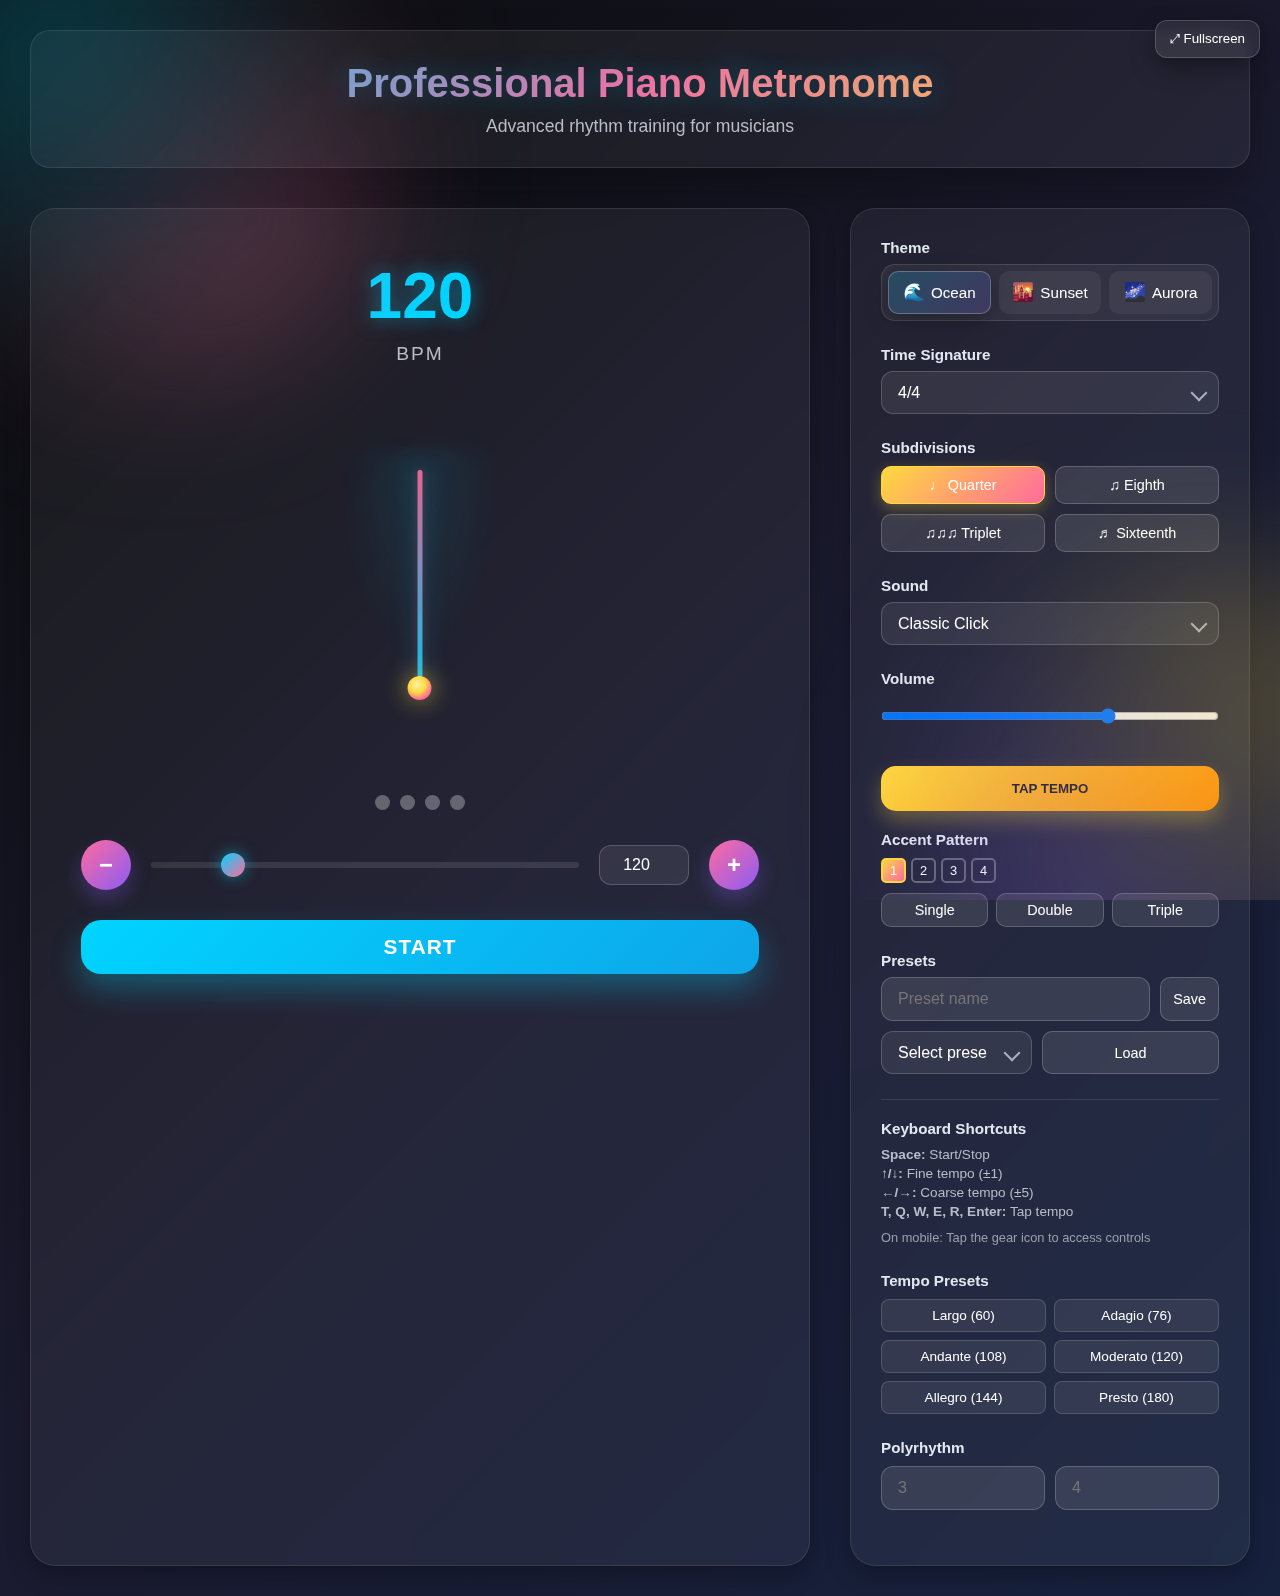
<file: index.html>
<!DOCTYPE html>
<html lang="en">
<head>
    <meta charset="UTF-8">
    <meta name="viewport" content="width=device-width, initial-scale=1.0">
    <title>Professional Piano Metronome</title>
    <meta name="description" content="Advanced rhythm training for musicians with professional metronome features">
    <meta name="theme-color" content="#00d4ff">
    <link rel="manifest" href="/site.webmanifest">
    <link rel="icon" type="image/svg+xml" href="[data-uri]">
    <meta name="apple-mobile-web-app-capable" content="yes">
    <meta name="apple-mobile-web-app-status-bar-style" content="black-translucent">
    <style>
        * {
            margin: 0;
            padding: 0;
            box-sizing: border-box;
        }

        body {
            font-family: 'Segoe UI', -apple-system, BlinkMacSystemFont, sans-serif;
            background: linear-gradient(135deg, #0a0a0a 0%, #1a1a2e 50%, #16213e 100%);
            color: #ffffff;
            min-height: 100vh;
            overflow-x: hidden;
        }

        .container {
            max-width: 1200px;
            margin: 0 auto;
            padding: 20px;
            min-height: 100vh;
            display: flex;
            flex-direction: column;
        }

        .header {
            text-align: center;
            margin-bottom: 40px;
            background: rgba(255, 255, 255, 0.05);
            backdrop-filter: blur(10px);
            border-radius: 20px;
            padding: 30px;
            border: 1px solid rgba(255, 255, 255, 0.1);
            box-shadow: 0 20px 40px rgba(0, 0, 0, 0.3);
        }

        h1 {
            font-size: 2.5rem;
            font-weight: 700;
            background: linear-gradient(135deg, #00d4ff, #ff6b9d, #ffd93d);
            background-clip: text;
            -webkit-background-clip: text;
            -webkit-text-fill-color: transparent;
            margin-bottom: 10px;
            text-shadow: 0 0 30px rgba(0, 212, 255, 0.3);
        }

        .subtitle {
            font-size: 1.1rem;
            color: #b8bcc8;
            font-weight: 300;
        }

        .main-grid {
            display: grid;
            grid-template-columns: 1fr 350px;
            gap: 30px;
            flex: 1;
        }

        .side-column { display: flex; flex-direction: column; gap: 20px; height: fit-content; }
        .timer-panel { background: rgba(255,255,255,0.05); backdrop-filter: blur(15px); border-radius: 25px; padding: 20px; border: 1px solid rgba(255,255,255,0.1); box-shadow: 0 25px 50px rgba(0,0,0,0.3); }

        .metronome-section {
            background: rgba(255, 255, 255, 0.05);
            backdrop-filter: blur(15px);
            border-radius: 25px;
            padding: 40px;
            border: 1px solid rgba(255, 255, 255, 0.1);
            box-shadow: 0 25px 50px rgba(0, 0, 0, 0.3);
            position: relative;
        }

        .controls-panel {
            background: rgba(255, 255, 255, 0.05);
            backdrop-filter: blur(15px);
            border-radius: 25px;
            padding: 30px;
            border: 1px solid rgba(255, 255, 255, 0.1);
            box-shadow: 0 25px 50px rgba(0, 0, 0, 0.3);
            height: fit-content;
        }

        /* Keep side controls visible on desktop */
        @media (min-width: 769px) {
            .controls-panel {
                position: sticky;
                top: 20px;
            }
        }

        .tempo-display {
            text-align: center;
            margin-bottom: 40px;
        }

        .bpm-value {
            font-size: 4rem;
            font-weight: 800;
            color: #00d4ff;
            text-shadow: 0 0 20px rgba(0, 212, 255, 0.5);
            margin-bottom: 10px;
            transition: all 0.3s ease;
        }

        .bpm-label {
            font-size: 1.2rem;
            color: #b8bcc8;
            letter-spacing: 2px;
        }

        .visual-metronome {
            display: flex;
            justify-content: center;
            align-items: center;
            height: 300px;
            margin-bottom: 40px;
            position: relative;
        }

        .pendulum-container {
            width: 200px;
            height: 250px;
            position: relative;
        }

        .pendulum {
            width: 5px;
            height: 190px;
            background: linear-gradient(to bottom, rgba(255,107,157,0.9), rgba(0,212,255,0.9));
            position: absolute;
            top: 40px;
            left: 50%;
            transform-origin: top center;
            transform: translateX(-50%) rotate(0deg);
            border-radius: 2px;
            box-shadow: 0 0 24px rgba(0, 212, 255, 0.35), 0 0 10px rgba(255, 107, 157, 0.25);
            transition: transform 0.1s ease-out;
        }

        .pendulum-bob {
            width: 24px;
            height: 24px;
            background: radial-gradient(circle at 40% 35%, #fff2a8, #ffd93d 40%, #ff6b9d 70%);
            border-radius: 50%;
            position: absolute;
            bottom: -10px;
            left: -10px;
            box-shadow: 0 0 24px rgba(255, 217, 61, 0.65);
        }

        .pendulum-glow {
            position: absolute;
            top: 20px;
            left: 50%;
            transform: translateX(-50%);
            width: 180px;
            height: 240px;
            background: radial-gradient(ellipse at 50% 10%, rgba(0,212,255,0.18), rgba(0,212,255,0) 60%);
            filter: blur(8px);
            opacity: 0.55;
            pointer-events: none;
        }

        .tempo-controls {
            display: flex;
            align-items: center;
            gap: 20px;
            margin-bottom: 30px;
            justify-content: center;
        }

        .tempo-input {
            width: 90px;
            text-align: center;
            background: rgba(255,255,255,0.08);
            border: 1px solid rgba(255,255,255,0.18);
            color: #fff;
            border-radius: 12px;
            padding: 10px 12px;
            font-size: 1rem;
        }

        .tempo-btn {
            background: linear-gradient(135deg, #ff6b9d, #8b5cf6);
            border: none;
            border-radius: 50%;
            width: 50px;
            height: 50px;
            color: white;
            font-size: 1.5rem;
            font-weight: bold;
            cursor: pointer;
            box-shadow: 0 10px 20px rgba(139, 92, 246, 0.3);
            transition: all 0.3s ease;
        }

        .tempo-btn:hover {
            transform: translateY(-2px);
            box-shadow: 0 15px 30px rgba(139, 92, 246, 0.4);
        }

        .tempo-slider {
            flex: 1;
            height: 6px;
            background: rgba(255, 255, 255, 0.1);
            border-radius: 3px;
            outline: none;
            -webkit-appearance: none;
            appearance: none;
        }

        .tempo-slider::-webkit-slider-thumb {
            -webkit-appearance: none;
            appearance: none;
            width: 24px;
            height: 24px;
            background: linear-gradient(135deg, #00d4ff, #ff6b9d);
            border-radius: 50%;
            cursor: pointer;
            box-shadow: 0 0 15px rgba(0, 212, 255, 0.5);
        }

        .play-stop-btn {
            background: linear-gradient(135deg, #00d4ff, #0ea5e9);
            border: none;
            border-radius: 20px;
            padding: 15px 40px;
            color: white;
            font-size: 1.3rem;
            font-weight: 600;
            cursor: pointer;
            box-shadow: 0 15px 30px rgba(0, 212, 255, 0.3);
            transition: all 0.3s ease;
            margin-bottom: 30px;
            width: 100%;
            text-transform: uppercase;
            letter-spacing: 1px;
        }

        .play-stop-btn:hover {
            transform: translateY(-3px);
            box-shadow: 0 20px 40px rgba(0, 212, 255, 0.4);
        }

        .play-stop-btn.playing {
            background: linear-gradient(135deg, #ff6b9d, #ef4444);
        }

        .control-group {
            margin-bottom: 25px;
        }

        .control-label {
            display: block;
            margin-bottom: 8px;
            font-weight: 600;
            color: #e2e8f0;
            font-size: 0.95rem;
        }

        .control-input, .control-select {
            width: 100%;
            background: rgba(255, 255, 255, 0.1);
            border: 1px solid rgba(255, 255, 255, 0.2);
            border-radius: 12px;
            padding: 12px 16px;
            color: white;
            font-size: 1rem;
            transition: all 0.3s ease;
        }

        /* Enhanced select styling */
        .control-select {
            appearance: none;
            -webkit-appearance: none;
            background: rgba(255, 255, 255, 0.08);
            border-color: rgba(255, 255, 255, 0.18);
            position: relative;
            padding-right: 44px;
        }
        .control-select-wrapper {
            position: relative;
        }
        .control-select-wrapper::after {
            content: '';
            position: absolute;
            right: 14px;
            top: 50%;
            width: 10px;
            height: 10px;
            transform: translateY(-50%) rotate(45deg);
            border-right: 2px solid #b8bcc8;
            border-bottom: 2px solid #b8bcc8;
            opacity: 0.9;
            pointer-events: none;
        }
        .control-select:hover { background: rgba(255, 255, 255, 0.12); }

        .control-input:focus, .control-select:focus {
            outline: none;
            border-color: #00d4ff;
            background: rgba(255, 255, 255, 0.15);
            box-shadow: 0 0 15px rgba(0, 212, 255, 0.3);
        }

        .subdivision-grid {
            display: grid;
            grid-template-columns: repeat(2, 1fr);
            gap: 10px;
            margin-top: 10px;
        }

        .subdivision-btn {
            background: rgba(255, 255, 255, 0.1);
            border: 1px solid rgba(255, 255, 255, 0.2);
            border-radius: 10px;
            padding: 10px;
            color: white;
            font-size: 0.9rem;
            cursor: pointer;
            transition: all 0.3s ease;
        }

        .subdivision-btn.active {
            background: linear-gradient(135deg, #ffd93d, #ff6b9d);
            border-color: #ffd93d;
            box-shadow: 0 5px 15px rgba(255, 217, 61, 0.3);
        }

        .subdivision-btn:hover {
            background: rgba(255, 255, 255, 0.15);
        }

        .tap-tempo-btn {
            background: linear-gradient(135deg, #ffd93d, #ff8c00);
            border: none;
            border-radius: 15px;
            padding: 15px;
            color: #1a1a2e;
            font-weight: bold;
            cursor: pointer;
            box-shadow: 0 10px 20px rgba(255, 217, 61, 0.3);
            transition: all 0.3s ease;
            width: 100%;
            margin-bottom: 20px;
        }

        .tap-tempo-btn:hover {
            transform: translateY(-2px);
            box-shadow: 0 15px 30px rgba(255, 217, 61, 0.4);
        }

        .preset-controls {
            display: flex;
            gap: 10px;
            margin-bottom: 20px;
        }

        .preset-btn {
            background: rgba(255, 255, 255, 0.1);
            border: 1px solid rgba(255, 255, 255, 0.2);
            border-radius: 10px;
            padding: 8px 12px;
            color: white;
            font-size: 0.9rem;
            cursor: pointer;
            transition: all 0.3s ease;
            flex: 1;
        }

        .preset-btn:hover {
            background: rgba(255, 255, 255, 0.2);
        }

        .beat-indicator {
            display: flex;
            justify-content: center;
            gap: 10px;
            margin-bottom: 30px;
        }

        .beat-dot {
            width: 15px;
            height: 15px;
            background: rgba(255, 255, 255, 0.3);
            border-radius: 50%;
            transition: all 0.2s ease;
        }

        .beat-dot.active {
            background: linear-gradient(135deg, #00d4ff, #ff6b9d);
            box-shadow: 0 0 15px rgba(0, 212, 255, 0.5);
            transform: scale(1.3);
        }

        .beat-dot.accent {
            background: linear-gradient(135deg, #ffd93d, #ff6b9d);
        }

        .accent-pattern {
            display: flex;
            flex-wrap: wrap;
            gap: 5px;
            margin-top: 10px;
        }

        .accent-beat {
            width: 25px;
            height: 25px;
            border: 2px solid rgba(255, 255, 255, 0.3);
            border-radius: 5px;
            display: flex;
            align-items: center;
            justify-content: center;
            cursor: pointer;
            font-size: 0.8rem;
            transition: all 0.3s ease;
        }

        .accent-beat.accent {
            background: linear-gradient(135deg, #ffd93d, #ff6b9d);
            border-color: #ffd93d;
        }

        /* Desktop improvements */
        @media (min-width: 1200px) {
            .container {
                max-width: 1400px;
                padding: 30px;
            }
            
            .main-grid {
                grid-template-columns: 1fr 400px;
                gap: 40px;
            }
            
            .metronome-section {
                padding: 50px;
            }
            
            .visual-metronome {
                height: 350px;
            }
            
            .pendulum-container {
                width: 240px;
                height: 300px;
            }
            
            .pendulum {
                height: 220px;
            }
        }

        /* Tablet - keep current design */
        @media (min-width: 769px) and (max-width: 1199px) {
            /* Current tablet design is perfect - no changes needed */
        }

        /* Mobile phone optimizations */
        @media (max-width: 768px) {
            body {
                background: linear-gradient(180deg, #0a0a0a 0%, #1a1a2e 100%);
            }
            
            .container {
                padding: 10px;
                max-width: 100%;
            }
            
            .main-grid {
                grid-template-columns: 1fr;
                gap: 15px;
            }
            
            .header {
                padding: 15px;
                margin-bottom: 15px;
                border-radius: 15px;
            }
            
            h1 {
                font-size: 1.8rem;
            }
            
            .subtitle {
                font-size: 0.95rem;
            }
            
            .metronome-section {
                padding: 20px;
                border-radius: 20px;
                position: relative;
            }
            
            .controls-panel {
                padding: 20px;
                border-radius: 20px;
                position: fixed;
                top: 0;
                left: -320px;
                width: 300px;
                height: 100vh;
                z-index: 1000;
                transition: left 0.3s ease;
                overflow-y: auto;
                box-shadow: 5px 0 20px rgba(0, 0, 0, 0.5);
            }
            
            .controls-panel.open {
                left: 0;
            }
            
            .mobile-overlay {
                display: none;
                position: fixed;
                top: 0;
                left: 0;
                width: 100vw;
                height: 100vh;
                background: rgba(0, 0, 0, 0.5);
                z-index: 999;
            }
            
            .mobile-overlay.active {
                display: block;
            }
            
            .mobile-controls-toggle {
                position: fixed;
                top: 20px;
                left: 20px;
                z-index: 1001;
                background: linear-gradient(135deg, #00d4ff, #ff6b9d);
                border: none;
                border-radius: 50%;
                width: 50px;
                height: 50px;
                color: white;
                font-size: 1.5rem;
                cursor: pointer;
                box-shadow: 0 5px 15px rgba(0, 212, 255, 0.4);
                display: flex;
                align-items: center;
                justify-content: center;
            }
            
            .mobile-controls-toggle:hover {
                transform: scale(1.05);
            }
            
            .bpm-value {
                font-size: 2.8rem;
            }
            
            .visual-metronome {
                height: 220px;
                margin-bottom: 20px;
            }
            
            .pendulum-container {
                width: 150px;
                height: 180px;
            }
            
            .pendulum {
                height: 130px;
            }
            
            .tempo-controls {
                gap: 15px;
                margin-bottom: 20px;
            }
            
            .tempo-btn {
                width: 60px;
                height: 60px;
                font-size: 1.8rem;
            }
            
            .play-stop-btn {
                padding: 20px;
                font-size: 1.5rem;
                border-radius: 25px;
                margin-bottom: 20px;
            }
            
            .beat-indicator {
                margin-bottom: 20px;
            }
            
            .beat-dot {
                width: 18px;
                height: 18px;
            }
            
            /* Larger controls for mobile */
            .control-input, .control-select {
                padding: 16px;
                font-size: 1.1rem;
                border-radius: 15px;
            }
            
            .control-label {
                font-size: 1.1rem;
                margin-bottom: 12px;
            }
            
            .subdivision-btn {
                padding: 15px;
                font-size: 1rem;
                border-radius: 12px;
            }
            
            .tap-tempo-btn {
                padding: 20px;
                font-size: 1.2rem;
                border-radius: 18px;
            }
            
            .preset-btn {
                padding: 12px 16px;
                font-size: 1rem;
            }
            
            .tempo-preset-btn {
                padding: 12px;
                font-size: 0.95rem;
            }
            
            .accent-beat {
                width: 35px;
                height: 35px;
                font-size: 1rem;
            }
            
            .controls-panel .control-group:last-child {
                margin-bottom: 80px; /* Space for bottom navigation */
            }
        }

        /* Hide mobile controls on desktop */
        .mobile-controls-toggle {
            display: none;
        }
        
        .mobile-overlay {
            display: none;
        }

        @media (max-width: 768px) {
            .mobile-controls-toggle {
                display: flex;
            }
        }

        .advanced-section {
            margin-top: 20px;
            padding-top: 20px;
            border-top: 1px solid rgba(255, 255, 255, 0.1);
        }

        .polyrhythm-controls {
            display: grid;
            grid-template-columns: 1fr 1fr;
            gap: 10px;
            margin-top: 10px;
        }

        .tempo-presets {
            display: grid;
            grid-template-columns: repeat(2, 1fr);
            gap: 8px;
            margin-top: 10px;
        }

        .tempo-preset-btn {
            background: rgba(255, 255, 255, 0.08);
            border: 1px solid rgba(255, 255, 255, 0.15);
            border-radius: 8px;
            padding: 8px 12px;
            color: white;
            font-size: 0.85rem;
            cursor: pointer;
            transition: all 0.3s ease;
        }

        .tempo-preset-btn:hover {
            background: rgba(255, 255, 255, 0.15);
            transform: translateY(-1px);
        }

        /* Theme segmented control */
        .theme-group {
            display: flex;
            gap: 8px;
            background: rgba(255, 255, 255, 0.06);
            padding: 6px;
            border-radius: 14px;
            border: 1px solid rgba(255, 255, 255, 0.12);
        }
        .theme-option {
            flex: 1;
            display: flex;
            align-items: center;
            justify-content: center;
            gap: 6px;
            padding: 10px 12px;
            border-radius: 10px;
            background: rgba(255, 255, 255, 0.06);
            border: 1px solid transparent;
            color: #ffffff;
            font-size: 0.95rem;
            cursor: pointer;
            transition: background 240ms ease, transform 240ms ease, box-shadow 240ms ease, border-color 240ms ease;
        }
        .theme-option:hover {
            background: rgba(255, 255, 255, 0.12);
            transform: translateY(-1px);
        }
        .theme-option.selected {
            box-shadow: 0 8px 24px rgba(0, 0, 0, 0.25);
            border-color: rgba(255, 255, 255, 0.25);
        }
        .theme-option .icon { font-size: 1.1rem; }

        /* Selected theme hints */
        .theme-option.selected.theme-ocean {
            background: linear-gradient(135deg, rgba(0,212,255,0.18), rgba(139,92,246,0.18));
        }
        .theme-option.selected.theme-sunset {
            background: linear-gradient(135deg, rgba(255,107,157,0.18), rgba(255,138,91,0.18));
        }
        .theme-option.selected.theme-aurora {
            background: linear-gradient(135deg, rgba(126,249,197,0.18), rgba(0,212,255,0.18));
        }

        /* 3D cards + depth */
        .card-3d {
            transform-style: preserve-3d;
            transition: transform 300ms ease, box-shadow 300ms ease;
            box-shadow:
                0 1px 2px rgba(0,0,0,0.18),
                0 8px 24px rgba(0,0,0,0.28);
            will-change: transform;
        }
        .card-3d:hover {
            box-shadow:
                0 2px 6px rgba(0,0,0,0.2),
                0 18px 48px rgba(0,0,0,0.35);
        }

        /* Beat pulse */
        @keyframes glowPulse {
            0% { box-shadow: 0 0 0px rgba(0,212,255,0.0); }
            50% { box-shadow: 0 0 24px rgba(0,212,255,0.35); }
            100% { box-shadow: 0 0 0px rgba(0,212,255,0.0); }
        }
        .beat-dot.pulse { animation: glowPulse 280ms ease-out; }

        /* Beat ripple and flash */
        .bpm-ripple {
            position: absolute;
            top: 50%;
            left: 50%;
            width: 24px;
            height: 24px;
            border-radius: 50%;
            transform: translate(-50%, -50%);
            pointer-events: none;
            animation: rippleExpand 700ms ease-out forwards;
            background: radial-gradient(circle, rgba(0,212,255,0.45), rgba(0,212,255,0) 60%);
            filter: blur(2px);
        }
        @keyframes rippleExpand {
            0% { opacity: 0.8; transform: translate(-50%, -50%) scale(1); }
            100% { opacity: 0; transform: translate(-50%, -50%) scale(8); }
        }
        .metronome-section.beat-flash { box-shadow: 0 0 40px rgba(0,212,255,0.35), 0 25px 50px rgba(0,0,0,0.3); }

        /* Subtle animated background orbs */
        .bg-orbs {
            position: fixed;
            inset: 0;
            pointer-events: none;
            z-index: 1;
            overflow: hidden;
        }
        /* Subtle global hue shift for atmosphere */
        @keyframes hueShift {
            0% { filter: hue-rotate(-6deg) saturate(105%); }
            50% { filter: hue-rotate(6deg) saturate(110%); }
            100% { filter: hue-rotate(-6deg) saturate(105%); }
        }
        .bg-orbs { animation: hueShift 180s ease-in-out infinite alternate; }

        /* Fullscreen themed backgrounds */
        .fullscreen-theme-bg, .fs-theme-bg {
            position: fixed;
            inset: 0;
            z-index: 0;
            opacity: 0;
            transition: opacity 400ms ease;
            background-size: cover;
            background-position: center;
            filter: saturate(110%);
        }
        body.fullscreen-active .fullscreen-theme-bg { opacity: 1; }
        /* When the metronome panel is fullscreen, use internal bg */
        .metronome-section .fs-theme-bg { position: absolute; border-radius: 25px; }
        body.fullscreen-active .metronome-section .fs-theme-bg { opacity: 1; }
        /* Ocean */
        body.fullscreen-active:not(.theme-sunset):not(.theme-aurora) .fullscreen-theme-bg,
        body.fullscreen-active:not(.theme-sunset):not(.theme-aurora) .metronome-section .fs-theme-bg {
            background-image:
                radial-gradient(1200px 800px at 70% 20%, rgba(0,212,255,0.18), rgba(0,212,255,0) 60%),
                radial-gradient(1000px 700px at 20% 80%, rgba(0,120,255,0.12), rgba(0,120,255,0) 60%),
                linear-gradient(135deg, #04131a, #0a2740 40%, #062034);
        }
        /* Sunset */
        body.fullscreen-active.theme-sunset .fullscreen-theme-bg,
        body.fullscreen-active.theme-sunset .metronome-section .fs-theme-bg {
            background-image:
                radial-gradient(1200px 800px at 70% 20%, rgba(255,107,157,0.22), rgba(255,107,157,0) 60%),
                radial-gradient(1000px 700px at 20% 80%, rgba(255,165,0,0.18), rgba(255,165,0,0) 60%),
                linear-gradient(135deg, #1a0b10, #3a1020 40%, #281012);
        }
        /* Aurora */
        body.fullscreen-active.theme-aurora .fullscreen-theme-bg,
        body.fullscreen-active.theme-aurora .metronome-section .fs-theme-bg {
            background-image:
                radial-gradient(1200px 800px at 70% 20%, rgba(126,249,197,0.2), rgba(126,249,197,0) 60%),
                radial-gradient(1000px 700px at 20% 80%, rgba(139,92,246,0.18), rgba(139,92,246,0) 60%),
                linear-gradient(135deg, #08120f, #0a1c23 40%, #0c0f24);
        }

        /* Timer panel visibility: only in fullscreen */
        .timer-panel { display: none; }
        body.fullscreen-active .timer-panel {
            display: block;
            position: fixed;
            bottom: 20px;
            right: 20px;
            z-index: 1100;
            width: auto;
            min-width: 240px;
        }
        .bg-orbs .orb {
            position: absolute;
            width: 520px;
            height: 520px;
            filter: blur(60px);
            opacity: 0.25;
            border-radius: 50%;
            mix-blend-mode: screen;
            animation: drift 24s ease-in-out infinite alternate;
        }
        .bg-orbs .orb.orb1 {
            top: -120px; left: -120px;
            background: radial-gradient(circle at 30% 30%, #00d4ff, transparent 60%),
                        radial-gradient(circle at 70% 70%, #ff6b9d, transparent 60%);
        }
        .bg-orbs .orb.orb2 {
            bottom: -160px; right: -160px;
            background: radial-gradient(circle at 70% 30%, #ffd93d, transparent 60%),
                        radial-gradient(circle at 30% 70%, #8b5cf6, transparent 60%);
            animation-delay: 4s;
        }
        @keyframes drift {
            from { transform: translate3d(0,0,0) scale(1); }
            to { transform: translate3d(20px,-30px,0) scale(1.06); }
        }

        /* Minimal theme presets */
        .theme-sunset h1 {
            background: linear-gradient(135deg, #ff8a5b, #ff6b9d, #ffd93d);
            background-clip: text; -webkit-background-clip: text; -webkit-text-fill-color: transparent;
        }
        .theme-sunset .play-stop-btn { background: linear-gradient(135deg, #ff6b9d, #ff8a5b); }
        .theme-sunset .tempo-btn { background: linear-gradient(135deg, #ff6b9d, #ff8a5b); }

        .theme-aurora h1 {
            background: linear-gradient(135deg, #7ef9c5, #00d4ff, #8b5cf6);
            background-clip: text; -webkit-background-clip: text; -webkit-text-fill-color: transparent;
        }
        .theme-aurora .play-stop-btn { background: linear-gradient(135deg, #00d4ff, #8b5cf6); }
        .theme-aurora .tempo-btn { background: linear-gradient(135deg, #00d4ff, #8b5cf6); }

        /* Respect reduced motion */
        @media (prefers-reduced-motion: reduce) {
            * { animation-duration: 0.001ms !important; animation-iteration-count: 1 !important; transition: none !important; }
        }

        /* Fullscreen layout */
        body.fullscreen-active .header { display: none; }
        body.fullscreen-active .main-grid { grid-template-columns: 1fr; }
        body.fullscreen-active .controls-panel { display: none; }
        body.fullscreen-active .metronome-section { padding: 60px; }
        body.fullscreen-active .visual-metronome { height: 420px; }
        body.fullscreen-active .bpm-value { font-size: 5.2rem; text-shadow: 0 0 30px rgba(0,212,255,0.6); }
        body.fullscreen-active .beat-dot { width: 20px; height: 20px; }
        body.fullscreen-active .bg-orbs { opacity: 0.9; }

        /* Fullscreen toggle */
        .fullscreen-toggle {
            position: fixed;
            top: 20px;
            right: 20px;
            z-index: 1100;
            background: rgba(255, 255, 255, 0.08);
            border: 1px solid rgba(255, 255, 255, 0.18);
            color: #fff;
            border-radius: 12px;
            padding: 10px 14px;
            cursor: pointer;
            backdrop-filter: blur(6px);
            box-shadow: 0 10px 24px rgba(0,0,0,0.35);
        }
        .fullscreen-toggle:hover { background: rgba(255,255,255,0.14); }

        /* Practice timer */
        .timer { display: flex; flex-direction: column; align-items: center; gap: 10px; margin: 10px 0 30px 0; }
        .timer-display {
            font-variant-numeric: tabular-nums;
            font-size: 1.4rem;
            letter-spacing: 1px;
            color: #e2e8f0;
            background: rgba(255,255,255,0.06);
            border: 1px solid rgba(255,255,255,0.12);
            padding: 8px 14px;
            border-radius: 10px;
        }
        .timer-controls { display: flex; gap: 10px; }
        .timer-btn {
            background: rgba(255, 255, 255, 0.1);
            border: 1px solid rgba(255, 255, 255, 0.2);
            color: #fff;
            padding: 8px 12px;
            border-radius: 10px;
            cursor: pointer;
            transition: all 0.2s ease;
        }
        .timer-btn:hover { background: rgba(255,255,255,0.18); }
    </style>
</head>
<body>
    <div class="bg-orbs">
        <div class="orb orb1"></div>
        <div class="orb orb2"></div>
    </div>
    <div class="container">
        <!-- Fullscreen toggle -->
        <button class="fullscreen-toggle" id="fullscreenBtn" aria-label="Enter fullscreen" title="Fullscreen" onclick="toggleFullscreen()">⤢ Fullscreen</button>
        <div class="fullscreen-theme-bg"></div>
        <!-- Mobile controls toggle -->
        <button class="mobile-controls-toggle" onclick="toggleMobileControls()" aria-label="Open metronome controls">
            ⚙️
        </button>
        
        <!-- Mobile overlay -->
        <div class="mobile-overlay" onclick="closeMobileControls()"></div>
        
        <div class="header">
            <h1>Professional Piano Metronome</h1>
            <p class="subtitle">Advanced rhythm training for musicians</p>
        </div>

        <div class="main-grid">
            <div class="metronome-section card-3d">
                <div class="tempo-display">
                    <div class="bpm-value" id="bpmDisplay">120</div>
                    <div class="bpm-label">BPM</div>
                </div>

                <div class="visual-metronome">
                    <div class="pendulum-container">
                        <div class="fs-theme-bg"></div>
                        <div class="pendulum-glow"></div>
                        <div class="pendulum" id="pendulum">
                            <div class="pendulum-bob"></div>
                        </div>
                    </div>
                </div>

                <div class="beat-indicator" id="beatIndicator">
                    <div class="beat-dot"></div>
                    <div class="beat-dot"></div>
                    <div class="beat-dot"></div>
                    <div class="beat-dot"></div>
                </div>

                <div class="tempo-controls">
                    <button id="tempoDown" class="tempo-btn" onclick="adjustTempo(-5)">−</button>
                    <input type="range" class="tempo-slider" id="tempoSlider" min="40" max="500" value="120">
                    <input type="number" class="tempo-input" id="tempoInput" min="40" max="500" value="120" aria-label="Tempo input">
                    <button id="tempoUp" class="tempo-btn" onclick="adjustTempo(5)">+</button>
                </div>

                <button class="play-stop-btn" id="playStopBtn" onclick="toggleMetronome()">START</button>
            </div>

            <div class="side-column">
            <div class="controls-panel card-3d">
                <div class="control-group">
                    <label class="control-label">Theme</label>
                    <div class="theme-group" role="tablist" aria-label="Theme selector">
                        <button class="theme-option theme-ocean selected" role="tab" aria-selected="true" onclick="setTheme('ocean')">
                            <span class="icon">🌊</span><span>Ocean</span>
                        </button>
                        <button class="theme-option theme-sunset" role="tab" aria-selected="false" onclick="setTheme('sunset')">
                            <span class="icon">🌇</span><span>Sunset</span>
                        </button>
                        <button class="theme-option theme-aurora" role="tab" aria-selected="false" onclick="setTheme('aurora')">
                            <span class="icon">🌌</span><span>Aurora</span>
                        </button>
                    </div>
                </div>
                <div class="control-group">
                    <label class="control-label">Time Signature</label>
                    <div class="control-select-wrapper">
                    <select class="control-select" id="timeSignature">
                        <option value="4/4">4/4</option>
                        <option value="3/4">3/4</option>
                        <option value="2/4">2/4</option>
                        <option value="6/8">6/8</option>
                        <option value="9/8">9/8</option>
                        <option value="12/8">12/8</option>
                        <option value="5/4">5/4</option>
                        <option value="7/8">7/8</option>
                    </select>
                    </div>
                </div>

                <div class="control-group">
                    <label class="control-label">Subdivisions</label>
                    <div class="subdivision-grid">
                        <button class="subdivision-btn active" data-subdivision="quarter">♩ Quarter</button>
                        <button class="subdivision-btn" data-subdivision="eighth">♫ Eighth</button>
                        <button class="subdivision-btn" data-subdivision="triplet">♫♫♫ Triplet</button>
                        <button class="subdivision-btn" data-subdivision="sixteenth">♬ Sixteenth</button>
                    </div>
                </div>

                <div class="control-group">
                    <label class="control-label">Sound</label>
                    <div class="control-select-wrapper">
                    <select class="control-select" id="soundSelect">
                        <option value="classic">Classic Click</option>
                        <option value="wood">Wood Block</option>
                        <option value="digital">Digital Beep</option>
                        <option value="rimshot">Rimshot</option>
                        <option value="clave">Clave</option>
                        <option value="hihat">Hi‑Hat</option>
                        <option value="shaker">Shaker</option>
                        <option value="stick">Stick</option>
                        <option value="tick">Tick</option>
                        <option value="snap">Snap</option>
                    </select>
                    </div>
                </div>

                <div class="control-group">
                    <label class="control-label">Volume</label>
                    <input type="range" class="control-input" id="volumeSlider" min="0" max="100" value="70">
                </div>

                <button class="tap-tempo-btn" onclick="tapTempo()">TAP TEMPO</button>

                <div class="control-group">
                    <label class="control-label">Accent Pattern</label>
                    <div class="accent-pattern" id="accentPattern"></div>
                    <div style="margin-top:10px; display:flex; gap:8px; flex-wrap:wrap;">
                        <button class="preset-btn" onclick="setAccentMode('single')">Single</button>
                        <button class="preset-btn" onclick="setAccentMode('double')">Double</button>
                        <button class="preset-btn" onclick="setAccentMode('triple')">Triple</button>
                    </div>
                </div>

                <div class="control-group">
                    <label class="control-label">Presets</label>
                    <div style="display:flex; gap:10px;">
                        <input type="text" class="control-input" id="presetName" placeholder="Preset name">
                        <button class="preset-btn" onclick="savePreset()">Save</button>
                    </div>
                    <div style="display:flex; gap:10px; margin-top:10px;">
                        <div class="control-select-wrapper" style="flex:1;">
                            <select class="control-select" id="presetList"></select>
                        </div>
                        <button class="preset-btn" onclick="loadPreset()">Load</button>
                    </div>
                </div>

                <div class="advanced-section">
                    <div class="control-group">
                        <label class="control-label">Keyboard Shortcuts</label>
                        <div style="font-size: 0.85rem; color: #b8bcc8; line-height: 1.4;">
                            <div><strong>Space:</strong> Start/Stop</div>
                            <div><strong>↑/↓:</strong> Fine tempo (±1)</div>
                            <div><strong>←/→:</strong> Coarse tempo (±5)</div>
                            <div><strong>T, Q, W, E, R, Enter:</strong> Tap tempo</div>
                            <div style="margin-top: 8px; font-size: 0.8rem; opacity: 0.8;">
                                On mobile: Tap the gear icon to access controls
                            </div>
                        </div>
                    </div>
                    
                    <div class="control-group">
                        <label class="control-label">Tempo Presets</label>
                        <div class="tempo-presets">
                            <button class="tempo-preset-btn" onclick="setTempo(60)">Largo (60)</button>
                            <button class="tempo-preset-btn" onclick="setTempo(76)">Adagio (76)</button>
                            <button class="tempo-preset-btn" onclick="setTempo(108)">Andante (108)</button>
                            <button class="tempo-preset-btn" onclick="setTempo(120)">Moderato (120)</button>
                            <button class="tempo-preset-btn" onclick="setTempo(144)">Allegro (144)</button>
                            <button class="tempo-preset-btn" onclick="setTempo(180)">Presto (180)</button>
                        </div>
                    </div>

                    <div class="control-group">
                        <label class="control-label">Polyrhythm</label>
                        <div class="polyrhythm-controls">
                            <input type="number" class="control-input" id="polyLeft" placeholder="3" min="2" max="16">
                            <input type="number" class="control-input" id="polyRight" placeholder="4" min="2" max="16">
                        </div>
                    </div>
                </div>
            </div>

            <!-- Timer panel separate on desktop -->
            <div class="timer-panel card-3d">
                <div class="control-label" style="margin-bottom:10px;">Practice Timer</div>
                <div class="timer">
                    <div class="timer-display" id="timerDisplay">00:00:00</div>
                    <div class="timer-controls">
                        <button class="timer-btn" id="timerStart" onclick="startPracticeTimer()">Start</button>
                        <button class="timer-btn" id="timerPause" onclick="pausePracticeTimer()">Pause</button>
                        <button class="timer-btn" id="timerReset" onclick="resetPracticeTimer()">Reset</button>
                    </div>
                </div>
            </div>
            </div>
        </div>
    </div>

    <script>
        class ProfessionalMetronome {
            constructor() {
                this.isPlaying = false;
                this.bpm = 120;
                this.currentBeat = 0;
                this.beatsPerMeasure = 4;
                this.subdivision = 'quarter';
                this.accentPattern = [true, false, false, false];
                this.volume = 0.7;
                this.sound = 'classic';
                this.audioContext = null;
                this.nextNoteTime = 0.0;
                this.scheduleAheadTime = 25.0;
                this.lookAhead = 25.0;
                this.timerInterval = null;
                this.tapTimes = [];
                
                this.initializeAudio();
                this.initializeTimer();
                this.setupEventListeners();
                this.updateBeatIndicator();
                this.updateAccentPattern();
                // Initialize UI reflectors
                this.setTempo(this.bpm);
            }

            initializeAudio() {
                this.audioContext = new (window.AudioContext || window.webkitAudioContext)();
            }

            initializeTimer() {
                // Use setInterval instead of Worker for better compatibility
                this.timerInterval = null;
            }

            createSound(frequency = 800, duration = 0.1, type = 'sine', pan = 0, detuneCents = 0) {
                const oscillator = this.audioContext.createOscillator();
                const gainNode = this.audioContext.createGain();
                const panner = this.audioContext.createStereoPanner ? this.audioContext.createStereoPanner() : null;
                
                oscillator.connect(gainNode);
                if (panner) {
                    gainNode.connect(panner);
                    panner.connect(this.audioContext.destination);
                    panner.pan.setValueAtTime(pan, this.audioContext.currentTime);
                } else {
                    gainNode.connect(this.audioContext.destination);
                }
                
                oscillator.frequency.setValueAtTime(frequency, this.audioContext.currentTime);
                oscillator.type = type;
                if (oscillator.detune) {
                    oscillator.detune.setValueAtTime(detuneCents, this.audioContext.currentTime);
                }
                
                // Click envelope for clear transient, quick decay
                const t0 = this.audioContext.currentTime;
                gainNode.gain.setValueAtTime(0, t0);
                gainNode.gain.linearRampToValueAtTime(this.volume, t0 + 0.005);
                gainNode.gain.exponentialRampToValueAtTime(0.0008, t0 + duration);
                
                oscillator.start(t0);
                oscillator.stop(t0 + duration);
            }

            playSound(isAccent = false) {
                // Curated metronome timbres (psychoacoustically snappy, dopamine-friendly yet not fatiguing)
                const soundSettings = {
                    classic:   { freq: isAccent ? 1200 : 900, duration: 0.045, type: 'square' },
                    wood:      { freq: isAccent ? 550 : 350,  duration: 0.06,  type: 'triangle' },
                    digital:   { freq: isAccent ? 1400 : 950, duration: 0.04,  type: 'square' },
                    rimshot:   { freq: isAccent ? 420 : 280,  duration: 0.035, type: 'sawtooth' },
                    clave:     { freq: isAccent ? 800 : 600,  duration: 0.07,  type: 'triangle' },
                    hihat:     { freq: isAccent ? 9000: 8000, duration: 0.02,  type: 'square' },
                    shaker:    { freq: isAccent ? 6000: 5000, duration: 0.05,  type: 'triangle' },
                    stick:     { freq: isAccent ? 1000: 700,  duration: 0.05,  type: 'square' },
                    tick:      { freq: isAccent ? 1800: 1300, duration: 0.03,  type: 'square' },
                    snap:      { freq: isAccent ? 2200: 1600, duration: 0.045, type: 'square' }
                };

                const settings = soundSettings[this.sound] || soundSettings.classic;
                // Subtle stereo and micro-detune for non-fatiguing variation
                const pan = isAccent ? 0 : (Math.random() < 0.5 ? -0.12 : 0.12);
                const detune = isAccent ? 0 : (Math.random() * 6 - 3); // ±3 cents
                this.createSound(settings.freq, settings.duration, settings.type, pan, detune);
            }

            scheduler() {
                while (this.nextNoteTime < this.audioContext.currentTime + this.scheduleAheadTime / 1000.0) {
                    this.scheduleNote(this.nextNoteTime);
                    this.nextNote();
                }
            }

            scheduleNote(time) {
                const scheduledBeat = this.currentBeat;
                const isAccent = this.accentPattern[scheduledBeat % this.accentPattern.length];

                // Schedule with precise AudioContext timing
                const delayMs = Math.max(0, (time - this.audioContext.currentTime) * 1000);
                setTimeout(() => {
                    // Guard if stopped
                    if (!this.isPlaying) return;
                    this.playSound(isAccent);
                    this.updateVisualFeedbackPrecise(scheduledBeat);
                }, delayMs);
            }

            nextNote() {
                const secondsPerBeat = 60.0 / this.bpm;
                let step = 1; // beats-per-measure step at current subdivision
                switch(this.subdivision) {
                    case 'eighth': step = 0.5; break;
                    case 'triplet': step = 1/3; break;
                    case 'sixteenth': step = 0.25; break;
                }
                this.nextNoteTime += secondsPerBeat * step;
                // Only advance visible beat on whole steps
                if (Math.abs((this.currentBeat + 1) - Math.round(this.currentBeat + 1)) < 1e-9 || step === 1) {
                    this.currentBeat++;
                } else {
                    this.currentBeat += step;
                }
            }

            updateVisualFeedbackPrecise(targetBeat) {
                // Beat dots
                const beatDots = document.querySelectorAll('.beat-dot');
                const activeIndex = targetBeat % this.beatsPerMeasure;
                beatDots.forEach((dot, index) => {
                    dot.classList.toggle('active', index === activeIndex);
                    dot.classList.toggle('accent', !!this.accentPattern[index]);
                    if (index === activeIndex) {
                        dot.classList.add('pulse');
                        setTimeout(() => dot.classList.remove('pulse'), 180);
                    }
                });

                // BPM ripple + flash
                const tempoDisplay = document.querySelector('.tempo-display');
                if (tempoDisplay) {
                    const ripple = document.createElement('div');
                    ripple.className = 'bpm-ripple';
                    tempoDisplay.appendChild(ripple);
                    setTimeout(() => ripple.remove(), 700);
                    const card = document.querySelector('.metronome-section');
                    card.classList.add('beat-flash');
                    setTimeout(() => card.classList.remove('beat-flash'), 120);
                }

                // Pendulum continuous swing blended with snap: set interval based on BPM
                const pendulum = document.getElementById('pendulum');
                const angle = targetBeat % 2 === 0 ? 20 : -20;
                const msPerBeat = 60000 / this.bpm;
                const half = msPerBeat / 2;
                pendulum.style.transition = `transform ${Math.max(40, half - 10)}ms cubic-bezier(.2,.9,.3,1)`;
                pendulum.style.transform = `translateX(-50%) rotate(${angle}deg)`;
            }

            start() {
                if (this.audioContext.state === 'suspended') {
                    this.audioContext.resume();
                }
                
                this.isPlaying = true;
                this.currentBeat = 0;
                this.nextNoteTime = this.audioContext.currentTime;
                
                // Start the scheduler with requestAnimationFrame for better performance
                this.scheduleLoop();
                
                document.getElementById('playStopBtn').textContent = 'STOP';
                document.getElementById('playStopBtn').classList.add('playing');
            }

            scheduleLoop() {
                if (this.isPlaying) {
                    this.scheduler();
                    // Use setTimeout for consistent timing, fallback to requestAnimationFrame
                    setTimeout(() => this.scheduleLoop(), 25);
                }
            }

            stop() {
                this.isPlaying = false;
                
                if (this.timerInterval) {
                    clearInterval(this.timerInterval);
                    this.timerInterval = null;
                }
                
                document.getElementById('playStopBtn').textContent = 'START';
                document.getElementById('playStopBtn').classList.remove('playing');
                
                // Reset visual indicators
                document.querySelectorAll('.beat-dot').forEach(dot => {
                    dot.classList.remove('active', 'accent');
                });
                
                document.getElementById('pendulum').style.transform = 'translateX(-50%) rotate(0deg)';
            }

            setTempo(newTempo) {
                this.bpm = Math.max(40, Math.min(500, newTempo));
                document.getElementById('bpmDisplay').textContent = this.bpm;
                document.getElementById('tempoSlider').value = this.bpm;
                const tempoInput = document.getElementById('tempoInput');
                if (tempoInput) tempoInput.value = this.bpm;
                // Disable −/+ at bounds
                const down = document.getElementById('tempoDown');
                const up = document.getElementById('tempoUp');
                if (down) down.disabled = this.bpm <= 40;
                if (up) up.disabled = this.bpm >= 500;
            }

            setTimeSignature(signature) {
                const [beats, noteValue] = signature.split('/').map(Number);
                this.beatsPerMeasure = beats;
                this.updateBeatIndicator();
                this.updateAccentPattern();
            }

            updateBeatIndicator() {
                const indicator = document.getElementById('beatIndicator');
                indicator.innerHTML = '';
                
                for (let i = 0; i < this.beatsPerMeasure; i++) {
                    const dot = document.createElement('div');
                    dot.className = 'beat-dot';
                    indicator.appendChild(dot);
                }
            }

            updateAccentPattern() {
                if (!this.accentMode) this.accentMode = 'single';
                this.accentPattern = new Array(this.beatsPerMeasure).fill(false);
                // Modes: single (1 strong), double (1 strong, mid weak), triple (1 strong, 2 weak)
                if (this.accentMode === 'single') {
                    this.accentPattern[0] = true;
                } else if (this.accentMode === 'double') {
                    this.accentPattern[0] = true;
                    this.accentPattern[Math.floor(this.beatsPerMeasure/2)] = true;
                } else if (this.accentMode === 'triple') {
                    this.accentPattern[0] = true;
                    this.accentPattern[Math.floor(this.beatsPerMeasure/3)] = true;
                    this.accentPattern[Math.floor(2*this.beatsPerMeasure/3)] = true;
                }
                
                const patternDiv = document.getElementById('accentPattern');
                patternDiv.innerHTML = '';
                
                for (let i = 0; i < this.beatsPerMeasure; i++) {
                    const beat = document.createElement('div');
                    beat.className = 'accent-beat';
                    beat.textContent = i + 1;
                    if (this.accentPattern[i]) {
                        beat.classList.add('accent');
                    }
                    
                    beat.addEventListener('click', () => {
                        this.accentPattern[i] = !this.accentPattern[i];
                        beat.classList.toggle('accent');
                    });
                    
                    patternDiv.appendChild(beat);
                }
            }

            setupEventListeners() {
                // Tempo slider
                document.getElementById('tempoSlider').addEventListener('input', (e) => {
                    this.setTempo(parseInt(e.target.value));
                });
                const tempoInput = document.getElementById('tempoInput');
                if (tempoInput) {
                    tempoInput.addEventListener('input', (e) => {
                        const v = parseInt(e.target.value || 0);
                        if (!isNaN(v)) this.setTempo(v);
                    });
                }

                // Time signature
                document.getElementById('timeSignature').addEventListener('change', (e) => {
                    this.setTimeSignature(e.target.value);
                });

                // Subdivisions
                document.querySelectorAll('.subdivision-btn').forEach(btn => {
                    btn.addEventListener('click', (e) => {
                        document.querySelectorAll('.subdivision-btn').forEach(b => b.classList.remove('active'));
                        e.target.classList.add('active');
                        this.subdivision = e.target.dataset.subdivision;
                    });
                });

                // Sound selection
                document.getElementById('soundSelect').addEventListener('change', (e) => {
                    this.sound = e.target.value;
                });

                // Volume control
                document.getElementById('volumeSlider').addEventListener('input', (e) => {
                    this.volume = e.target.value / 100;
                });

                // Polyrhythm controls
                document.getElementById('polyLeft').addEventListener('input', (e) => {
                    this.setupPolyrhythm();
                });

                document.getElementById('polyRight').addEventListener('input', (e) => {
                    this.setupPolyrhythm();
                });
            }

            setupPolyrhythm() {
                const left = parseInt(document.getElementById('polyLeft').value) || 3;
                const right = parseInt(document.getElementById('polyRight').value) || 4;
                
                // Calculate LCM for polyrhythm pattern
                const gcd = (a, b) => b === 0 ? a : gcd(b, a % b);
                const lcm = (a, b) => (a * b) / gcd(a, b);
                
                const patternLength = lcm(left, right);
                this.polyrhythmPattern = [];
                
                for (let i = 0; i < patternLength; i++) {
                    const leftHit = i % (patternLength / left) === 0;
                    const rightHit = i % (patternLength / right) === 0;
                    this.polyrhythmPattern.push({ left: leftHit, right: rightHit });
                }
            }

            tapTempo() {
                const now = Date.now();
                this.tapTimes.push(now);
                
                // Keep only last 4 taps
                if (this.tapTimes.length > 4) {
                    this.tapTimes.shift();
                }
                
                if (this.tapTimes.length >= 2) {
                    const intervals = [];
                    for (let i = 1; i < this.tapTimes.length; i++) {
                        intervals.push(this.tapTimes[i] - this.tapTimes[i-1]);
                    }
                    
                    const avgInterval = intervals.reduce((a, b) => a + b) / intervals.length;
                    const newBpm = Math.round(60000 / avgInterval);
                    
                    if (newBpm >= 40 && newBpm <= 500) {
                        this.setTempo(newBpm);
                    }
                }
                
                // Clear taps after 3 seconds of inactivity
                setTimeout(() => {
                    const timeSinceLastTap = Date.now() - now;
                    if (timeSinceLastTap >= 3000) {
                        this.tapTimes = [];
                    }
                }, 3000);
            }

            savePreset() {
                const preset = {
                    bpm: this.bpm,
                    timeSignature: document.getElementById('timeSignature').value,
                    subdivision: this.subdivision,
                    sound: this.sound,
                    volume: this.volume,
                    accentPattern: [...this.accentPattern]
                };
                
                const input = document.getElementById('presetName');
                const name = input && input.value ? input.value.trim() : '';
                if (!name) {
                    alert('Enter a preset name');
                    return;
                }
                localStorage.setItem(`metronome-preset-${name}`, JSON.stringify(preset));
                this.refreshPresetList(name);
                alert('Preset saved successfully!');
            }

            loadPreset() {
                const list = document.getElementById('presetList');
                const name = list && list.value ? list.value : '';
                if (!name) { alert('Choose a preset to load'); return; }
                const presetData = localStorage.getItem(`metronome-preset-${name}`);
                if (!presetData) { alert('Preset not found!'); return; }
                const preset = JSON.parse(presetData);

                this.setTempo(preset.bpm);
                document.getElementById('timeSignature').value = preset.timeSignature;
                this.setTimeSignature(preset.timeSignature);
                this.subdivision = preset.subdivision;
                this.sound = preset.sound;
                this.volume = preset.volume;

                document.getElementById('soundSelect').value = preset.sound;
                document.getElementById('volumeSlider').value = preset.volume * 100;

                document.querySelectorAll('.subdivision-btn').forEach(btn => {
                    btn.classList.remove('active');
                    if (btn.dataset.subdivision === preset.subdivision) {
                        btn.classList.add('active');
                    }
                });
                alert('Preset loaded successfully!');
            }

            refreshPresetList(selectName = '') {
                const list = document.getElementById('presetList');
                if (!list) return;
                const keys = Object.keys(localStorage).filter(k => k.startsWith('metronome-preset-'))
                    .map(k => k.replace('metronome-preset-', ''))
                    .sort((a, b) => a.localeCompare(b));
                list.innerHTML = '';
                const placeholder = document.createElement('option');
                placeholder.value = '';
                placeholder.textContent = 'Select preset';
                list.appendChild(placeholder);
                keys.forEach(name => {
                    const opt = document.createElement('option');
                    opt.value = name;
                    opt.textContent = name;
                    if (name === selectName) opt.selected = true;
                    list.appendChild(opt);
                });
            }
        }

        // Global functions
        let metronome;
        let isFullscreen = false;

        function initializeMetronome() {
            metronome = new ProfessionalMetronome();
        }

        function toggleMetronome() {
            if (!metronome) {
                initializeMetronome();
            }
            
            if (metronome.isPlaying) {
                metronome.stop();
            } else {
                metronome.start();
            }
        }

        function adjustTempo(change) {
            if (!metronome) {
                initializeMetronome();
            }
            metronome.setTempo(metronome.bpm + change);
        }

        function setTempo(bpm) {
            if (!metronome) {
                initializeMetronome();
            }
            metronome.setTempo(bpm);
        }

        function setAccentMode(mode) {
            if (!metronome) initializeMetronome();
            metronome.accentMode = mode;
            metronome.updateAccentPattern();
        }

        function tapTempo() {
            if (!metronome) {
                initializeMetronome();
            }
            metronome.tapTempo();
        }

        function savePreset() {
            if (!metronome) {
                initializeMetronome();
            }
            metronome.savePreset();
        }

        function loadPreset() {
            if (!metronome) {
                initializeMetronome();
            }
            metronome.loadPreset();
        }

        function setTheme(name) {
            document.body.classList.remove('theme-sunset', 'theme-aurora');
            if (name === 'sunset') document.body.classList.add('theme-sunset');
            if (name === 'aurora') document.body.classList.add('theme-aurora');
            // Update segmented control selected state
            document.querySelectorAll('.theme-option').forEach(btn => {
                const isSelected = btn.classList.contains(`theme-${name}`);
                btn.classList.toggle('selected', isSelected);
                btn.setAttribute('aria-selected', isSelected ? 'true' : 'false');
            });
        }

        // Fullscreen controls
        function enterFullscreen() {
            const elem = document.querySelector('.metronome-section');
            if (elem.requestFullscreen) elem.requestFullscreen();
            else if (elem.webkitRequestFullscreen) elem.webkitRequestFullscreen();
            document.body.classList.add('fullscreen-active');
            const btn = document.getElementById('fullscreenBtn');
            if (btn) btn.textContent = '⤡ Exit';
            isFullscreen = true;
        }
        function exitFullscreen() {
            if (document.exitFullscreen) document.exitFullscreen();
            else if (document.webkitExitFullscreen) document.webkitExitFullscreen();
            document.body.classList.remove('fullscreen-active');
            const btn = document.getElementById('fullscreenBtn');
            if (btn) btn.textContent = '⤢ Fullscreen';
            isFullscreen = false;
        }
        function toggleFullscreen() { if (!isFullscreen) enterFullscreen(); else exitFullscreen(); }
        document.addEventListener('fullscreenchange', () => {
            const fs = !!document.fullscreenElement;
            if (!fs) document.body.classList.remove('fullscreen-active');
            const btn = document.getElementById('fullscreenBtn');
            if (btn) btn.textContent = fs ? '⤡ Exit' : '⤢ Fullscreen';
            isFullscreen = fs;
        });

        // Practice timer controls
        let practiceTimerRunning = false;
        let practiceTimerStart = 0;
        let practiceTimerAccum = 0;
        let practiceTimerRAF = null;
        function formatHMS(ms) {
            const total = Math.floor(ms / 1000);
            const h = Math.floor(total / 3600).toString().padStart(2, '0');
            const m = Math.floor((total % 3600) / 60).toString().padStart(2, '0');
            const s = Math.floor(total % 60).toString().padStart(2, '0');
            return `${h}:${m}:${s}`;
        }
        function renderPracticeTimer() {
            const el = document.getElementById('timerDisplay');
            if (!el) return;
            let elapsed = practiceTimerAccum;
            if (practiceTimerRunning) elapsed += performance.now() - practiceTimerStart;
            el.textContent = formatHMS(elapsed);
        }
        function tickPracticeTimer() {
            renderPracticeTimer();
            if (practiceTimerRunning) practiceTimerRAF = requestAnimationFrame(tickPracticeTimer);
        }
        function startPracticeTimer() {
            if (practiceTimerRunning) return;
            practiceTimerRunning = true;
            practiceTimerStart = performance.now();
            tickPracticeTimer();
        }
        function pausePracticeTimer() {
            if (!practiceTimerRunning) return;
            practiceTimerRunning = false;
            practiceTimerAccum += performance.now() - practiceTimerStart;
            if (practiceTimerRAF) cancelAnimationFrame(practiceTimerRAF);
            renderPracticeTimer();
        }
        function resetPracticeTimer() {
            practiceTimerRunning = false;
            practiceTimerAccum = 0;
            practiceTimerStart = 0;
            if (practiceTimerRAF) cancelAnimationFrame(practiceTimerRAF);
            renderPracticeTimer();
        }

        function attachTilt(selector) {
            const els = document.querySelectorAll(selector);
            els.forEach(el => {
                const damp = 8; // toned down for practicality
                const reset = () => el.style.transform = '';
                el.addEventListener('mousemove', (e) => {
                    const r = el.getBoundingClientRect();
                    const x = (e.clientX - r.left) / r.width;   // 0..1
                    const y = (e.clientY - r.top) / r.height;   // 0..1
                    const rx = (0.5 - y) * damp;
                    const ry = (x - 0.5) * damp;
                    el.style.transform = `rotateX(${rx}deg) rotateY(${ry}deg) translateZ(0)`;
                });
                el.addEventListener('mouseleave', reset);
            });
        }

        // Mobile controls functions
        function toggleMobileControls() {
            const panel = document.querySelector('.controls-panel');
            const overlay = document.querySelector('.mobile-overlay');
            const button = document.querySelector('.mobile-controls-toggle');
            
            if (panel.classList.contains('open')) {
                closeMobileControls();
            } else {
                panel.classList.add('open');
                overlay.classList.add('active');
                button.style.left = '320px';
            }
        }

        function closeMobileControls() {
            const panel = document.querySelector('.controls-panel');
            const overlay = document.querySelector('.mobile-overlay');
            const button = document.querySelector('.mobile-controls-toggle');
            
            panel.classList.remove('open');
            overlay.classList.remove('active');
            button.style.left = '20px';
        }

        // Initialize on page load
        document.addEventListener('DOMContentLoaded', () => {
            // Add click handlers for tempo preset buttons
            document.querySelectorAll('.tempo-preset-btn').forEach(btn => {
                btn.addEventListener('click', (e) => {
                    e.preventDefault();
                    const bpm = parseInt(e.target.textContent.match(/\d+/)[0]);
                    setTempo(bpm);
                });
            });

            // Add visual feedback for button interactions
            document.querySelectorAll('button').forEach(btn => {
                btn.addEventListener('click', (e) => {
                    e.target.style.transform = 'scale(0.95)';
                    setTimeout(() => {
                        e.target.style.transform = '';
                    }, 150);
                });
            });

            // Add keyboard shortcuts
            let shortcutsEnabled = true;
            document.addEventListener('keydown', (e) => {
                if (!shortcutsEnabled) return;
                // Prevent default only for our shortcuts
                switch(e.code) {
                    case 'Space':
                        e.preventDefault();
                        toggleMetronome();
                        break;
                    case 'ArrowUp':
                        e.preventDefault();
                        adjustTempo(1);
                        break;
                    case 'ArrowDown':
                        e.preventDefault();
                        adjustTempo(-1);
                        break;
                    case 'ArrowRight':
                        e.preventDefault();
                        adjustTempo(5);
                        break;
                    case 'ArrowLeft':
                        e.preventDefault();
                        adjustTempo(-5);
                        break;
                    case 'KeyT':
                        if (!e.ctrlKey && !e.altKey && !e.metaKey) {
                            e.preventDefault();
                            tapTempo();
                        }
                        break;
                    case 'KeyQ':
                        if (!e.ctrlKey && !e.altKey && !e.metaKey) {
                            e.preventDefault();
                            tapTempo();
                        }
                        break;
                    case 'KeyW':
                        if (!e.ctrlKey && !e.altKey && !e.metaKey) {
                            e.preventDefault();
                            tapTempo();
                        }
                        break;
                    case 'KeyE':
                        if (!e.ctrlKey && !e.altKey && !e.metaKey) {
                            e.preventDefault();
                            tapTempo();
                        }
                        break;
                    case 'KeyR':
                        if (!e.ctrlKey && !e.altKey && !e.metaKey) {
                            e.preventDefault();
                            tapTempo();
                        }
                        break;
                    case 'Enter':
                        if (!e.ctrlKey && !e.altKey && !e.metaKey) {
                            e.preventDefault();
                            tapTempo();
                        }
                        break;
                    case 'Escape':
                        if (window.innerWidth <= 768) {
                            closeMobileControls();
                        }
                        break;
                }
            });

            // Add visual feedback for tap tempo keys
            const tapKeys = ['KeyT', 'KeyQ', 'KeyW', 'KeyE', 'KeyR', 'Enter'];
            document.addEventListener('keydown', (e) => {
                if (!shortcutsEnabled) return;
                if (tapKeys.includes(e.code)) {
                    const tapButton = document.querySelector('.tap-tempo-btn');
                    if (tapButton) {
                        tapButton.style.transform = 'scale(0.95)';
                        tapButton.style.background = 'linear-gradient(135deg, #ff6b9d, #ffd93d)';
                    }
                }
            });

            document.addEventListener('keyup', (e) => {
                if (!shortcutsEnabled) return;
                if (tapKeys.includes(e.code)) {
                    const tapButton = document.querySelector('.tap-tempo-btn');
                    if (tapButton) {
                        setTimeout(() => {
                            tapButton.style.transform = '';
                            tapButton.style.background = '';
                        }, 150);
                    }
                }
            });

            // Disable shortcuts when typing in inputs/selects
            const focusables = document.querySelectorAll('input, select, textarea');
            focusables.forEach(el => {
                el.addEventListener('focus', () => { shortcutsEnabled = false; });
                el.addEventListener('blur', () => { shortcutsEnabled = true; });
            });

            // Initialize the metronome
            initializeMetronome();
            attachTilt('.card-3d');
            if (metronome && metronome.refreshPresetList) {
                metronome.refreshPresetList();
            }
        });

        // Handle visibility change to pause when tab is hidden
        document.addEventListener('visibilitychange', () => {
            if (document.hidden && metronome && metronome.isPlaying) {
                // Optionally pause when tab is hidden
                // metronome.stop();
            }
        });
        // Register service worker for offline support
        if ('serviceWorker' in navigator) {
            window.addEventListener('load', () => {
                navigator.serviceWorker.register('/sw.js').catch(() => {});
            });
        }
    </script>
</body>
</html>
</file>
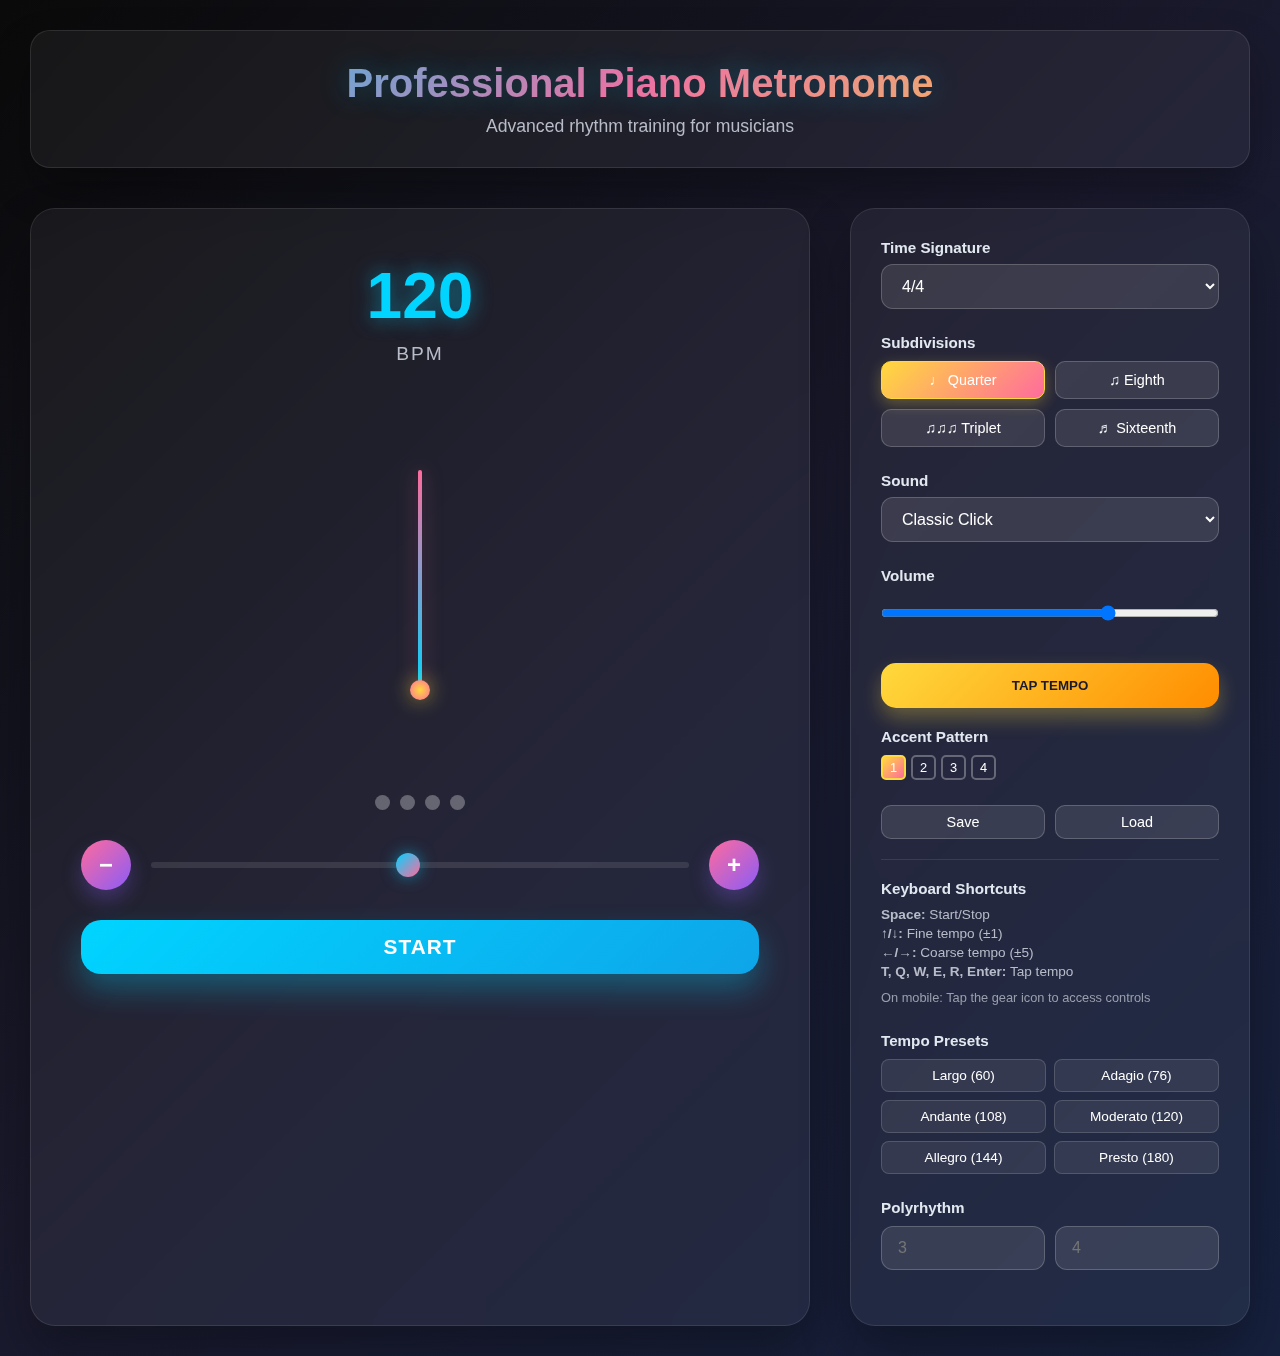
<file: professional_metronome.html>
<!DOCTYPE html>
<html lang="en">
<head>
    <meta charset="UTF-8">
    <meta name="viewport" content="width=device-width, initial-scale=1.0">
    <title>Professional Piano Metronome</title>
    <style>
        * {
            margin: 0;
            padding: 0;
            box-sizing: border-box;
        }

        body {
            font-family: 'Segoe UI', -apple-system, BlinkMacSystemFont, sans-serif;
            background: linear-gradient(135deg, #0a0a0a 0%, #1a1a2e 50%, #16213e 100%);
            color: #ffffff;
            min-height: 100vh;
            overflow-x: hidden;
        }

        .container {
            max-width: 1200px;
            margin: 0 auto;
            padding: 20px;
            min-height: 100vh;
            display: flex;
            flex-direction: column;
        }

        .header {
            text-align: center;
            margin-bottom: 40px;
            background: rgba(255, 255, 255, 0.05);
            backdrop-filter: blur(10px);
            border-radius: 20px;
            padding: 30px;
            border: 1px solid rgba(255, 255, 255, 0.1);
            box-shadow: 0 20px 40px rgba(0, 0, 0, 0.3);
        }

        h1 {
            font-size: 2.5rem;
            font-weight: 700;
            background: linear-gradient(135deg, #00d4ff, #ff6b9d, #ffd93d);
            background-clip: text;
            -webkit-background-clip: text;
            -webkit-text-fill-color: transparent;
            margin-bottom: 10px;
            text-shadow: 0 0 30px rgba(0, 212, 255, 0.3);
        }

        .subtitle {
            font-size: 1.1rem;
            color: #b8bcc8;
            font-weight: 300;
        }

        .main-grid {
            display: grid;
            grid-template-columns: 1fr 350px;
            gap: 30px;
            flex: 1;
        }

        .metronome-section {
            background: rgba(255, 255, 255, 0.05);
            backdrop-filter: blur(15px);
            border-radius: 25px;
            padding: 40px;
            border: 1px solid rgba(255, 255, 255, 0.1);
            box-shadow: 0 25px 50px rgba(0, 0, 0, 0.3);
        }

        .controls-panel {
            background: rgba(255, 255, 255, 0.05);
            backdrop-filter: blur(15px);
            border-radius: 25px;
            padding: 30px;
            border: 1px solid rgba(255, 255, 255, 0.1);
            box-shadow: 0 25px 50px rgba(0, 0, 0, 0.3);
            height: fit-content;
        }

        .tempo-display {
            text-align: center;
            margin-bottom: 40px;
        }

        .bpm-value {
            font-size: 4rem;
            font-weight: 800;
            color: #00d4ff;
            text-shadow: 0 0 20px rgba(0, 212, 255, 0.5);
            margin-bottom: 10px;
            transition: all 0.3s ease;
        }

        .bpm-label {
            font-size: 1.2rem;
            color: #b8bcc8;
            letter-spacing: 2px;
        }

        .visual-metronome {
            display: flex;
            justify-content: center;
            align-items: center;
            height: 300px;
            margin-bottom: 40px;
            position: relative;
        }

        .pendulum-container {
            width: 200px;
            height: 250px;
            position: relative;
        }

        .pendulum {
            width: 4px;
            height: 180px;
            background: linear-gradient(to bottom, #ff6b9d, #00d4ff);
            position: absolute;
            top: 40px;
            left: 50%;
            transform-origin: top center;
            transform: translateX(-50%) rotate(0deg);
            border-radius: 2px;
            box-shadow: 0 0 20px rgba(255, 107, 157, 0.4);
            transition: transform 0.1s ease-out;
        }

        .pendulum-bob {
            width: 20px;
            height: 20px;
            background: radial-gradient(circle, #ffd93d, #ff6b9d);
            border-radius: 50%;
            position: absolute;
            bottom: -10px;
            left: -8px;
            box-shadow: 0 0 20px rgba(255, 217, 61, 0.6);
        }

        .tempo-controls {
            display: flex;
            align-items: center;
            gap: 20px;
            margin-bottom: 30px;
            justify-content: center;
        }

        .tempo-btn {
            background: linear-gradient(135deg, #ff6b9d, #8b5cf6);
            border: none;
            border-radius: 50%;
            width: 50px;
            height: 50px;
            color: white;
            font-size: 1.5rem;
            font-weight: bold;
            cursor: pointer;
            box-shadow: 0 10px 20px rgba(139, 92, 246, 0.3);
            transition: all 0.3s ease;
        }

        .tempo-btn:hover {
            transform: translateY(-2px);
            box-shadow: 0 15px 30px rgba(139, 92, 246, 0.4);
        }

        .tempo-slider {
            flex: 1;
            height: 6px;
            background: rgba(255, 255, 255, 0.1);
            border-radius: 3px;
            outline: none;
            -webkit-appearance: none;
        }

        .tempo-slider::-webkit-slider-thumb {
            -webkit-appearance: none;
            width: 24px;
            height: 24px;
            background: linear-gradient(135deg, #00d4ff, #ff6b9d);
            border-radius: 50%;
            cursor: pointer;
            box-shadow: 0 0 15px rgba(0, 212, 255, 0.5);
        }

        .play-stop-btn {
            background: linear-gradient(135deg, #00d4ff, #0ea5e9);
            border: none;
            border-radius: 20px;
            padding: 15px 40px;
            color: white;
            font-size: 1.3rem;
            font-weight: 600;
            cursor: pointer;
            box-shadow: 0 15px 30px rgba(0, 212, 255, 0.3);
            transition: all 0.3s ease;
            margin-bottom: 30px;
            width: 100%;
            text-transform: uppercase;
            letter-spacing: 1px;
        }

        .play-stop-btn:hover {
            transform: translateY(-3px);
            box-shadow: 0 20px 40px rgba(0, 212, 255, 0.4);
        }

        .play-stop-btn.playing {
            background: linear-gradient(135deg, #ff6b9d, #ef4444);
        }

        .control-group {
            margin-bottom: 25px;
        }

        .control-label {
            display: block;
            margin-bottom: 8px;
            font-weight: 600;
            color: #e2e8f0;
            font-size: 0.95rem;
        }

        .control-input, .control-select {
            width: 100%;
            background: rgba(255, 255, 255, 0.1);
            border: 1px solid rgba(255, 255, 255, 0.2);
            border-radius: 12px;
            padding: 12px 16px;
            color: white;
            font-size: 1rem;
            transition: all 0.3s ease;
        }

        .control-input:focus, .control-select:focus {
            outline: none;
            border-color: #00d4ff;
            background: rgba(255, 255, 255, 0.15);
            box-shadow: 0 0 15px rgba(0, 212, 255, 0.3);
        }

        .subdivision-grid {
            display: grid;
            grid-template-columns: repeat(2, 1fr);
            gap: 10px;
            margin-top: 10px;
        }

        .subdivision-btn {
            background: rgba(255, 255, 255, 0.1);
            border: 1px solid rgba(255, 255, 255, 0.2);
            border-radius: 10px;
            padding: 10px;
            color: white;
            font-size: 0.9rem;
            cursor: pointer;
            transition: all 0.3s ease;
        }

        .subdivision-btn.active {
            background: linear-gradient(135deg, #ffd93d, #ff6b9d);
            border-color: #ffd93d;
            box-shadow: 0 5px 15px rgba(255, 217, 61, 0.3);
        }

        .subdivision-btn:hover {
            background: rgba(255, 255, 255, 0.15);
        }

        .tap-tempo-btn {
            background: linear-gradient(135deg, #ffd93d, #ff8c00);
            border: none;
            border-radius: 15px;
            padding: 15px;
            color: #1a1a2e;
            font-weight: bold;
            cursor: pointer;
            box-shadow: 0 10px 20px rgba(255, 217, 61, 0.3);
            transition: all 0.3s ease;
            width: 100%;
            margin-bottom: 20px;
        }

        .tap-tempo-btn:hover {
            transform: translateY(-2px);
            box-shadow: 0 15px 30px rgba(255, 217, 61, 0.4);
        }

        .preset-controls {
            display: flex;
            gap: 10px;
            margin-bottom: 20px;
        }

        .preset-btn {
            background: rgba(255, 255, 255, 0.1);
            border: 1px solid rgba(255, 255, 255, 0.2);
            border-radius: 10px;
            padding: 8px 12px;
            color: white;
            font-size: 0.9rem;
            cursor: pointer;
            transition: all 0.3s ease;
            flex: 1;
        }

        .preset-btn:hover {
            background: rgba(255, 255, 255, 0.2);
        }

        .beat-indicator {
            display: flex;
            justify-content: center;
            gap: 10px;
            margin-bottom: 30px;
        }

        .beat-dot {
            width: 15px;
            height: 15px;
            background: rgba(255, 255, 255, 0.3);
            border-radius: 50%;
            transition: all 0.2s ease;
        }

        .beat-dot.active {
            background: linear-gradient(135deg, #00d4ff, #ff6b9d);
            box-shadow: 0 0 15px rgba(0, 212, 255, 0.5);
            transform: scale(1.3);
        }

        .beat-dot.accent {
            background: linear-gradient(135deg, #ffd93d, #ff6b9d);
        }

        .accent-pattern {
            display: flex;
            flex-wrap: wrap;
            gap: 5px;
            margin-top: 10px;
        }

        .accent-beat {
            width: 25px;
            height: 25px;
            border: 2px solid rgba(255, 255, 255, 0.3);
            border-radius: 5px;
            display: flex;
            align-items: center;
            justify-content: center;
            cursor: pointer;
            font-size: 0.8rem;
            transition: all 0.3s ease;
        }

        .accent-beat.accent {
            background: linear-gradient(135deg, #ffd93d, #ff6b9d);
            border-color: #ffd93d;
        }

        /* Desktop improvements */
        @media (min-width: 1200px) {
            .container {
                max-width: 1400px;
                padding: 30px;
            }
            
            .main-grid {
                grid-template-columns: 1fr 400px;
                gap: 40px;
            }
            
            .metronome-section {
                padding: 50px;
            }
            
            .visual-metronome {
                height: 350px;
            }
            
            .pendulum-container {
                width: 240px;
                height: 300px;
            }
            
            .pendulum {
                height: 220px;
            }
        }

        /* Tablet - keep current design */
        @media (min-width: 769px) and (max-width: 1199px) {
            /* Current tablet design is perfect - no changes needed */
        }

        /* Mobile phone optimizations */
        @media (max-width: 768px) {
            body {
                background: linear-gradient(180deg, #0a0a0a 0%, #1a1a2e 100%);
            }
            
            .container {
                padding: 10px;
                max-width: 100%;
            }
            
            .main-grid {
                grid-template-columns: 1fr;
                gap: 15px;
            }
            
            .header {
                padding: 15px;
                margin-bottom: 15px;
                border-radius: 15px;
            }
            
            h1 {
                font-size: 1.8rem;
            }
            
            .subtitle {
                font-size: 0.95rem;
            }
            
            .metronome-section {
                padding: 20px;
                border-radius: 20px;
                position: relative;
            }
            
            .controls-panel {
                padding: 20px;
                border-radius: 20px;
                position: fixed;
                top: 0;
                left: -320px;
                width: 300px;
                height: 100vh;
                z-index: 1000;
                transition: left 0.3s ease;
                overflow-y: auto;
                box-shadow: 5px 0 20px rgba(0, 0, 0, 0.5);
            }
            
            .controls-panel.open {
                left: 0;
            }
            
            .mobile-overlay {
                display: none;
                position: fixed;
                top: 0;
                left: 0;
                width: 100vw;
                height: 100vh;
                background: rgba(0, 0, 0, 0.5);
                z-index: 999;
            }
            
            .mobile-overlay.active {
                display: block;
            }
            
            .mobile-controls-toggle {
                position: fixed;
                top: 20px;
                left: 20px;
                z-index: 1001;
                background: linear-gradient(135deg, #00d4ff, #ff6b9d);
                border: none;
                border-radius: 50%;
                width: 50px;
                height: 50px;
                color: white;
                font-size: 1.5rem;
                cursor: pointer;
                box-shadow: 0 5px 15px rgba(0, 212, 255, 0.4);
                display: flex;
                align-items: center;
                justify-content: center;
            }
            
            .mobile-controls-toggle:hover {
                transform: scale(1.05);
            }
            
            .bpm-value {
                font-size: 2.8rem;
            }
            
            .visual-metronome {
                height: 220px;
                margin-bottom: 20px;
            }
            
            .pendulum-container {
                width: 150px;
                height: 180px;
            }
            
            .pendulum {
                height: 130px;
            }
            
            .tempo-controls {
                gap: 15px;
                margin-bottom: 20px;
            }
            
            .tempo-btn {
                width: 60px;
                height: 60px;
                font-size: 1.8rem;
            }
            
            .play-stop-btn {
                padding: 20px;
                font-size: 1.5rem;
                border-radius: 25px;
                margin-bottom: 20px;
            }
            
            .beat-indicator {
                margin-bottom: 20px;
            }
            
            .beat-dot {
                width: 18px;
                height: 18px;
            }
            
            /* Larger controls for mobile */
            .control-input, .control-select {
                padding: 16px;
                font-size: 1.1rem;
                border-radius: 15px;
            }
            
            .control-label {
                font-size: 1.1rem;
                margin-bottom: 12px;
            }
            
            .subdivision-btn {
                padding: 15px;
                font-size: 1rem;
                border-radius: 12px;
            }
            
            .tap-tempo-btn {
                padding: 20px;
                font-size: 1.2rem;
                border-radius: 18px;
            }
            
            .preset-btn {
                padding: 12px 16px;
                font-size: 1rem;
            }
            
            .tempo-preset-btn {
                padding: 12px;
                font-size: 0.95rem;
            }
            
            .accent-beat {
                width: 35px;
                height: 35px;
                font-size: 1rem;
            }
            
            .controls-panel .control-group:last-child {
                margin-bottom: 80px; /* Space for bottom navigation */
            }
        }

        /* Hide mobile controls on desktop */
        .mobile-controls-toggle {
            display: none;
        }
        
        .mobile-overlay {
            display: none;
        }

        @media (max-width: 768px) {
            .mobile-controls-toggle {
                display: flex;
            }
        }

        .advanced-section {
            margin-top: 20px;
            padding-top: 20px;
            border-top: 1px solid rgba(255, 255, 255, 0.1);
        }

        .polyrhythm-controls {
            display: grid;
            grid-template-columns: 1fr 1fr;
            gap: 10px;
            margin-top: 10px;
        }

        .tempo-presets {
            display: grid;
            grid-template-columns: repeat(2, 1fr);
            gap: 8px;
            margin-top: 10px;
        }

        .tempo-preset-btn {
            background: rgba(255, 255, 255, 0.08);
            border: 1px solid rgba(255, 255, 255, 0.15);
            border-radius: 8px;
            padding: 8px 12px;
            color: white;
            font-size: 0.85rem;
            cursor: pointer;
            transition: all 0.3s ease;
        }

        .tempo-preset-btn:hover {
            background: rgba(255, 255, 255, 0.15);
            transform: translateY(-1px);
        }
    </style>
</head>
<body>
    <div class="container">
        <!-- Mobile controls toggle -->
        <button class="mobile-controls-toggle" onclick="toggleMobileControls()">
            ⚙️
        </button>
        
        <!-- Mobile overlay -->
        <div class="mobile-overlay" onclick="closeMobileControls()"></div>
        
        <div class="header">
            <h1>Professional Piano Metronome</h1>
            <p class="subtitle">Advanced rhythm training for musicians</p>
        </div>

        <div class="main-grid">
            <div class="metronome-section">
                <div class="tempo-display">
                    <div class="bpm-value" id="bpmDisplay">120</div>
                    <div class="bpm-label">BPM</div>
                </div>

                <div class="visual-metronome">
                    <div class="pendulum-container">
                        <div class="pendulum" id="pendulum">
                            <div class="pendulum-bob"></div>
                        </div>
                    </div>
                </div>

                <div class="beat-indicator" id="beatIndicator">
                    <div class="beat-dot"></div>
                    <div class="beat-dot"></div>
                    <div class="beat-dot"></div>
                    <div class="beat-dot"></div>
                </div>

                <div class="tempo-controls">
                    <button class="tempo-btn" onclick="adjustTempo(-5)">−</button>
                    <input type="range" class="tempo-slider" id="tempoSlider" min="40" max="208" value="120">
                    <button class="tempo-btn" onclick="adjustTempo(5)">+</button>
                </div>

                <button class="play-stop-btn" id="playStopBtn" onclick="toggleMetronome()">START</button>
            </div>

            <div class="controls-panel">
                <div class="control-group">
                    <label class="control-label">Time Signature</label>
                    <select class="control-select" id="timeSignature">
                        <option value="4/4">4/4</option>
                        <option value="3/4">3/4</option>
                        <option value="2/4">2/4</option>
                        <option value="6/8">6/8</option>
                        <option value="9/8">9/8</option>
                        <option value="12/8">12/8</option>
                        <option value="5/4">5/4</option>
                        <option value="7/8">7/8</option>
                    </select>
                </div>

                <div class="control-group">
                    <label class="control-label">Subdivisions</label>
                    <div class="subdivision-grid">
                        <button class="subdivision-btn active" data-subdivision="quarter">♩ Quarter</button>
                        <button class="subdivision-btn" data-subdivision="eighth">♫ Eighth</button>
                        <button class="subdivision-btn" data-subdivision="triplet">♫♫♫ Triplet</button>
                        <button class="subdivision-btn" data-subdivision="sixteenth">♬ Sixteenth</button>
                    </div>
                </div>

                <div class="control-group">
                    <label class="control-label">Sound</label>
                    <select class="control-select" id="soundSelect">
                        <option value="classic">Classic Click</option>
                        <option value="wood">Wood Block</option>
                        <option value="digital">Digital Beep</option>
                        <option value="cowbell">Cowbell</option>
                        <option value="rimshot">Rimshot</option>
                    </select>
                </div>

                <div class="control-group">
                    <label class="control-label">Volume</label>
                    <input type="range" class="control-input" id="volumeSlider" min="0" max="100" value="70">
                </div>

                <button class="tap-tempo-btn" onclick="tapTempo()">TAP TEMPO</button>

                <div class="control-group">
                    <label class="control-label">Accent Pattern</label>
                    <div class="accent-pattern" id="accentPattern"></div>
                </div>

                <div class="preset-controls">
                    <button class="preset-btn" onclick="savePreset()">Save</button>
                    <button class="preset-btn" onclick="loadPreset()">Load</button>
                </div>

                <div class="advanced-section">
                    <div class="control-group">
                        <label class="control-label">Keyboard Shortcuts</label>
                        <div style="font-size: 0.85rem; color: #b8bcc8; line-height: 1.4;">
                            <div><strong>Space:</strong> Start/Stop</div>
                            <div><strong>↑/↓:</strong> Fine tempo (±1)</div>
                            <div><strong>←/→:</strong> Coarse tempo (±5)</div>
                            <div><strong>T, Q, W, E, R, Enter:</strong> Tap tempo</div>
                            <div style="margin-top: 8px; font-size: 0.8rem; opacity: 0.8;">
                                On mobile: Tap the gear icon to access controls
                            </div>
                        </div>
                    </div>
                    
                    <div class="control-group">
                        <label class="control-label">Tempo Presets</label>
                        <div class="tempo-presets">
                            <button class="tempo-preset-btn" onclick="setTempo(60)">Largo (60)</button>
                            <button class="tempo-preset-btn" onclick="setTempo(76)">Adagio (76)</button>
                            <button class="tempo-preset-btn" onclick="setTempo(108)">Andante (108)</button>
                            <button class="tempo-preset-btn" onclick="setTempo(120)">Moderato (120)</button>
                            <button class="tempo-preset-btn" onclick="setTempo(144)">Allegro (144)</button>
                            <button class="tempo-preset-btn" onclick="setTempo(180)">Presto (180)</button>
                        </div>
                    </div>

                    <div class="control-group">
                        <label class="control-label">Polyrhythm</label>
                        <div class="polyrhythm-controls">
                            <input type="number" class="control-input" id="polyLeft" placeholder="3" min="2" max="16">
                            <input type="number" class="control-input" id="polyRight" placeholder="4" min="2" max="16">
                        </div>
                    </div>
                </div>
            </div>
        </div>
    </div>

    <script>
        class ProfessionalMetronome {
            constructor() {
                this.isPlaying = false;
                this.bpm = 120;
                this.currentBeat = 0;
                this.beatsPerMeasure = 4;
                this.subdivision = 'quarter';
                this.accentPattern = [true, false, false, false];
                this.volume = 0.7;
                this.sound = 'classic';
                this.audioContext = null;
                this.nextNoteTime = 0.0;
                this.scheduleAheadTime = 25.0;
                this.lookAhead = 25.0;
                this.timerInterval = null;
                this.tapTimes = [];
                
                this.initializeAudio();
                this.initializeTimer();
                this.setupEventListeners();
                this.updateBeatIndicator();
                this.updateAccentPattern();
            }

            initializeAudio() {
                this.audioContext = new (window.AudioContext || window.webkitAudioContext)();
            }

            initializeTimer() {
                // Use setInterval instead of Worker for better compatibility
                this.timerInterval = null;
            }

            createSound(frequency = 800, duration = 0.1, type = 'sine') {
                const oscillator = this.audioContext.createOscillator();
                const gainNode = this.audioContext.createGain();
                
                oscillator.connect(gainNode);
                gainNode.connect(this.audioContext.destination);
                
                oscillator.frequency.setValueAtTime(frequency, this.audioContext.currentTime);
                oscillator.type = type;
                
                gainNode.gain.setValueAtTime(0, this.audioContext.currentTime);
                gainNode.gain.linearRampToValueAtTime(this.volume, this.audioContext.currentTime + 0.01);
                gainNode.gain.exponentialRampToValueAtTime(0.001, this.audioContext.currentTime + duration);
                
                oscillator.start(this.audioContext.currentTime);
                oscillator.stop(this.audioContext.currentTime + duration);
            }

            playSound(isAccent = false) {
                const soundSettings = {
                    'classic': { freq: isAccent ? 1000 : 800, duration: 0.1, type: 'sine' },
                    'wood': { freq: isAccent ? 400 : 200, duration: 0.15, type: 'triangle' },
                    'digital': { freq: isAccent ? 1200 : 800, duration: 0.08, type: 'square' },
                    'cowbell': { freq: isAccent ? 800 : 600, duration: 0.2, type: 'triangle' },
                    'rimshot': { freq: isAccent ? 300 : 200, duration: 0.05, type: 'sawtooth' }
                };
                
                const settings = soundSettings[this.sound] || soundSettings['classic'];
                this.createSound(settings.freq, settings.duration, settings.type);
            }

            scheduler() {
                while (this.nextNoteTime < this.audioContext.currentTime + this.scheduleAheadTime / 1000.0) {
                    this.scheduleNote(this.nextNoteTime);
                    this.nextNote();
                }
            }

            scheduleNote(time) {
                const isAccent = this.accentPattern[this.currentBeat % this.accentPattern.length];
                
                // Schedule the sound
                setTimeout(() => {
                    this.playSound(isAccent);
                    this.updateVisualFeedback();
                }, (time - this.audioContext.currentTime) * 1000);
            }

            nextNote() {
                const secondsPerBeat = 60.0 / this.bpm;
                let subdivisionMultiplier = 1;
                
                switch(this.subdivision) {
                    case 'eighth': subdivisionMultiplier = 0.5; break;
                    case 'triplet': subdivisionMultiplier = 1/3; break;
                    case 'sixteenth': subdivisionMultiplier = 0.25; break;
                }
                
                this.nextNoteTime += secondsPerBeat * subdivisionMultiplier;
                this.currentBeat++;
            }

            updateVisualFeedback() {
                // Update beat indicator
                const beatDots = document.querySelectorAll('.beat-dot');
                beatDots.forEach((dot, index) => {
                    dot.classList.remove('active');
                    if (index === this.currentBeat % this.beatsPerMeasure) {
                        dot.classList.add('active');
                        if (this.accentPattern[index]) {
                            dot.classList.add('accent');
                        }
                    }
                });

                // Update pendulum
                const pendulum = document.getElementById('pendulum');
                const angle = this.currentBeat % 2 === 0 ? 20 : -20;
                pendulum.style.transform = `translateX(-50%) rotate(${angle}deg)`;
            }

            start() {
                if (this.audioContext.state === 'suspended') {
                    this.audioContext.resume();
                }
                
                this.isPlaying = true;
                this.currentBeat = 0;
                this.nextNoteTime = this.audioContext.currentTime;
                
                // Start the scheduler with requestAnimationFrame for better performance
                this.scheduleLoop();
                
                document.getElementById('playStopBtn').textContent = 'STOP';
                document.getElementById('playStopBtn').classList.add('playing');
            }

            scheduleLoop() {
                if (this.isPlaying) {
                    this.scheduler();
                    // Use setTimeout for consistent timing, fallback to requestAnimationFrame
                    setTimeout(() => this.scheduleLoop(), 25);
                }
            }

            stop() {
                this.isPlaying = false;
                
                if (this.timerInterval) {
                    clearInterval(this.timerInterval);
                    this.timerInterval = null;
                }
                
                document.getElementById('playStopBtn').textContent = 'START';
                document.getElementById('playStopBtn').classList.remove('playing');
                
                // Reset visual indicators
                document.querySelectorAll('.beat-dot').forEach(dot => {
                    dot.classList.remove('active', 'accent');
                });
                
                document.getElementById('pendulum').style.transform = 'translateX(-50%) rotate(0deg)';
            }

            setTempo(newTempo) {
                this.bpm = Math.max(40, Math.min(208, newTempo));
                document.getElementById('bpmDisplay').textContent = this.bpm;
                document.getElementById('tempoSlider').value = this.bpm;
            }

            setTimeSignature(signature) {
                const [beats, noteValue] = signature.split('/').map(Number);
                this.beatsPerMeasure = beats;
                this.updateBeatIndicator();
                this.updateAccentPattern();
            }

            updateBeatIndicator() {
                const indicator = document.getElementById('beatIndicator');
                indicator.innerHTML = '';
                
                for (let i = 0; i < this.beatsPerMeasure; i++) {
                    const dot = document.createElement('div');
                    dot.className = 'beat-dot';
                    indicator.appendChild(dot);
                }
            }

            updateAccentPattern() {
                this.accentPattern = new Array(this.beatsPerMeasure).fill(false);
                this.accentPattern[0] = true; // First beat is always accented
                
                const patternDiv = document.getElementById('accentPattern');
                patternDiv.innerHTML = '';
                
                for (let i = 0; i < this.beatsPerMeasure; i++) {
                    const beat = document.createElement('div');
                    beat.className = 'accent-beat';
                    beat.textContent = i + 1;
                    if (this.accentPattern[i]) {
                        beat.classList.add('accent');
                    }
                    
                    beat.addEventListener('click', () => {
                        this.accentPattern[i] = !this.accentPattern[i];
                        beat.classList.toggle('accent');
                    });
                    
                    patternDiv.appendChild(beat);
                }
            }

            setupEventListeners() {
                // Tempo slider
                document.getElementById('tempoSlider').addEventListener('input', (e) => {
                    this.setTempo(parseInt(e.target.value));
                });

                // Time signature
                document.getElementById('timeSignature').addEventListener('change', (e) => {
                    this.setTimeSignature(e.target.value);
                });

                // Subdivisions
                document.querySelectorAll('.subdivision-btn').forEach(btn => {
                    btn.addEventListener('click', (e) => {
                        document.querySelectorAll('.subdivision-btn').forEach(b => b.classList.remove('active'));
                        e.target.classList.add('active');
                        this.subdivision = e.target.dataset.subdivision;
                    });
                });

                // Sound selection
                document.getElementById('soundSelect').addEventListener('change', (e) => {
                    this.sound = e.target.value;
                });

                // Volume control
                document.getElementById('volumeSlider').addEventListener('input', (e) => {
                    this.volume = e.target.value / 100;
                });

                // Polyrhythm controls
                document.getElementById('polyLeft').addEventListener('input', (e) => {
                    this.setupPolyrhythm();
                });

                document.getElementById('polyRight').addEventListener('input', (e) => {
                    this.setupPolyrhythm();
                });
            }

            setupPolyrhythm() {
                const left = parseInt(document.getElementById('polyLeft').value) || 3;
                const right = parseInt(document.getElementById('polyRight').value) || 4;
                
                // Calculate LCM for polyrhythm pattern
                const gcd = (a, b) => b === 0 ? a : gcd(b, a % b);
                const lcm = (a, b) => (a * b) / gcd(a, b);
                
                const patternLength = lcm(left, right);
                this.polyrhythmPattern = [];
                
                for (let i = 0; i < patternLength; i++) {
                    const leftHit = i % (patternLength / left) === 0;
                    const rightHit = i % (patternLength / right) === 0;
                    this.polyrhythmPattern.push({ left: leftHit, right: rightHit });
                }
            }

            tapTempo() {
                const now = Date.now();
                this.tapTimes.push(now);
                
                // Keep only last 4 taps
                if (this.tapTimes.length > 4) {
                    this.tapTimes.shift();
                }
                
                if (this.tapTimes.length >= 2) {
                    const intervals = [];
                    for (let i = 1; i < this.tapTimes.length; i++) {
                        intervals.push(this.tapTimes[i] - this.tapTimes[i-1]);
                    }
                    
                    const avgInterval = intervals.reduce((a, b) => a + b) / intervals.length;
                    const newBpm = Math.round(60000 / avgInterval);
                    
                    if (newBpm >= 40 && newBpm <= 208) {
                        this.setTempo(newBpm);
                    }
                }
                
                // Clear taps after 3 seconds of inactivity
                setTimeout(() => {
                    const timeSinceLastTap = Date.now() - now;
                    if (timeSinceLastTap >= 3000) {
                        this.tapTimes = [];
                    }
                }, 3000);
            }

            savePreset() {
                const preset = {
                    bpm: this.bpm,
                    timeSignature: document.getElementById('timeSignature').value,
                    subdivision: this.subdivision,
                    sound: this.sound,
                    volume: this.volume,
                    accentPattern: [...this.accentPattern]
                };
                
                const name = prompt('Enter preset name:');
                if (name) {
                    localStorage.setItem(`metronome-preset-${name}`, JSON.stringify(preset));
                    alert('Preset saved successfully!');
                }
            }

            loadPreset() {
                const name = prompt('Enter preset name to load:');
                if (name) {
                    const presetData = localStorage.getItem(`metronome-preset-${name}`);
                    if (presetData) {
                        const preset = JSON.parse(presetData);
                        
                        this.setTempo(preset.bpm);
                        document.getElementById('timeSignature').value = preset.timeSignature;
                        this.setTimeSignature(preset.timeSignature);
                        this.subdivision = preset.subdivision;
                        this.sound = preset.sound;
                        this.volume = preset.volume;
                        
                        document.getElementById('soundSelect').value = preset.sound;
                        document.getElementById('volumeSlider').value = preset.volume * 100;
                        
                        // Update subdivision buttons
                        document.querySelectorAll('.subdivision-btn').forEach(btn => {
                            btn.classList.remove('active');
                            if (btn.dataset.subdivision === preset.subdivision) {
                                btn.classList.add('active');
                            }
                        });
                        
                        alert('Preset loaded successfully!');
                    } else {
                        alert('Preset not found!');
                    }
                }
            }
        }

        // Global functions
        let metronome;

        function initializeMetronome() {
            metronome = new ProfessionalMetronome();
        }

        function toggleMetronome() {
            if (!metronome) {
                initializeMetronome();
            }
            
            if (metronome.isPlaying) {
                metronome.stop();
            } else {
                metronome.start();
            }
        }

        function adjustTempo(change) {
            if (!metronome) {
                initializeMetronome();
            }
            metronome.setTempo(metronome.bpm + change);
        }

        function setTempo(bpm) {
            if (!metronome) {
                initializeMetronome();
            }
            metronome.setTempo(bpm);
        }

        function tapTempo() {
            if (!metronome) {
                initializeMetronome();
            }
            metronome.tapTempo();
        }

        function savePreset() {
            if (!metronome) {
                initializeMetronome();
            }
            metronome.savePreset();
        }

        function loadPreset() {
            if (!metronome) {
                initializeMetronome();
            }
            metronome.loadPreset();
        }

        // Mobile controls functions
        function toggleMobileControls() {
            const panel = document.querySelector('.controls-panel');
            const overlay = document.querySelector('.mobile-overlay');
            const button = document.querySelector('.mobile-controls-toggle');
            
            if (panel.classList.contains('open')) {
                closeMobileControls();
            } else {
                panel.classList.add('open');
                overlay.classList.add('active');
                button.style.left = '320px';
            }
        }

        function closeMobileControls() {
            const panel = document.querySelector('.controls-panel');
            const overlay = document.querySelector('.mobile-overlay');
            const button = document.querySelector('.mobile-controls-toggle');
            
            panel.classList.remove('open');
            overlay.classList.remove('active');
            button.style.left = '20px';
        }

        // Initialize on page load
        document.addEventListener('DOMContentLoaded', () => {
            // Add click handlers for tempo preset buttons
            document.querySelectorAll('.tempo-preset-btn').forEach(btn => {
                btn.addEventListener('click', (e) => {
                    e.preventDefault();
                    const bpm = parseInt(e.target.textContent.match(/\d+/)[0]);
                    setTempo(bpm);
                });
            });

            // Add visual feedback for button interactions
            document.querySelectorAll('button').forEach(btn => {
                btn.addEventListener('click', (e) => {
                    e.target.style.transform = 'scale(0.95)';
                    setTimeout(() => {
                        e.target.style.transform = '';
                    }, 150);
                });
            });

            // Add keyboard shortcuts
            document.addEventListener('keydown', (e) => {
                // Prevent default only for our shortcuts
                switch(e.code) {
                    case 'Space':
                        e.preventDefault();
                        toggleMetronome();
                        break;
                    case 'ArrowUp':
                        e.preventDefault();
                        adjustTempo(1);
                        break;
                    case 'ArrowDown':
                        e.preventDefault();
                        adjustTempo(-1);
                        break;
                    case 'ArrowRight':
                        e.preventDefault();
                        adjustTempo(5);
                        break;
                    case 'ArrowLeft':
                        e.preventDefault();
                        adjustTempo(-5);
                        break;
                    case 'KeyT':
                        if (!e.ctrlKey && !e.altKey && !e.metaKey) {
                            e.preventDefault();
                            tapTempo();
                        }
                        break;
                    case 'KeyQ':
                        if (!e.ctrlKey && !e.altKey && !e.metaKey) {
                            e.preventDefault();
                            tapTempo();
                        }
                        break;
                    case 'KeyW':
                        if (!e.ctrlKey && !e.altKey && !e.metaKey) {
                            e.preventDefault();
                            tapTempo();
                        }
                        break;
                    case 'KeyE':
                        if (!e.ctrlKey && !e.altKey && !e.metaKey) {
                            e.preventDefault();
                            tapTempo();
                        }
                        break;
                    case 'KeyR':
                        if (!e.ctrlKey && !e.altKey && !e.metaKey) {
                            e.preventDefault();
                            tapTempo();
                        }
                        break;
                    case 'Enter':
                        if (!e.ctrlKey && !e.altKey && !e.metaKey) {
                            e.preventDefault();
                            tapTempo();
                        }
                        break;
                    case 'Escape':
                        if (window.innerWidth <= 768) {
                            closeMobileControls();
                        }
                        break;
                }
            });

            // Add visual feedback for tap tempo keys
            const tapKeys = ['KeyT', 'KeyQ', 'KeyW', 'KeyE', 'KeyR', 'Enter'];
            document.addEventListener('keydown', (e) => {
                if (tapKeys.includes(e.code)) {
                    const tapButton = document.querySelector('.tap-tempo-btn');
                    if (tapButton) {
                        tapButton.style.transform = 'scale(0.95)';
                        tapButton.style.background = 'linear-gradient(135deg, #ff6b9d, #ffd93d)';
                    }
                }
            });

            document.addEventListener('keyup', (e) => {
                if (tapKeys.includes(e.code)) {
                    const tapButton = document.querySelector('.tap-tempo-btn');
                    if (tapButton) {
                        setTimeout(() => {
                            tapButton.style.transform = '';
                            tapButton.style.background = '';
                        }, 150);
                    }
                }
            });

            // Initialize the metronome
            initializeMetronome();
        });

        // Handle visibility change to pause when tab is hidden
        document.addEventListener('visibilitychange', () => {
            if (document.hidden && metronome && metronome.isPlaying) {
                // Optionally pause when tab is hidden
                // metronome.stop();
            }
        });
    </script>
</body>
</html>
</file>
